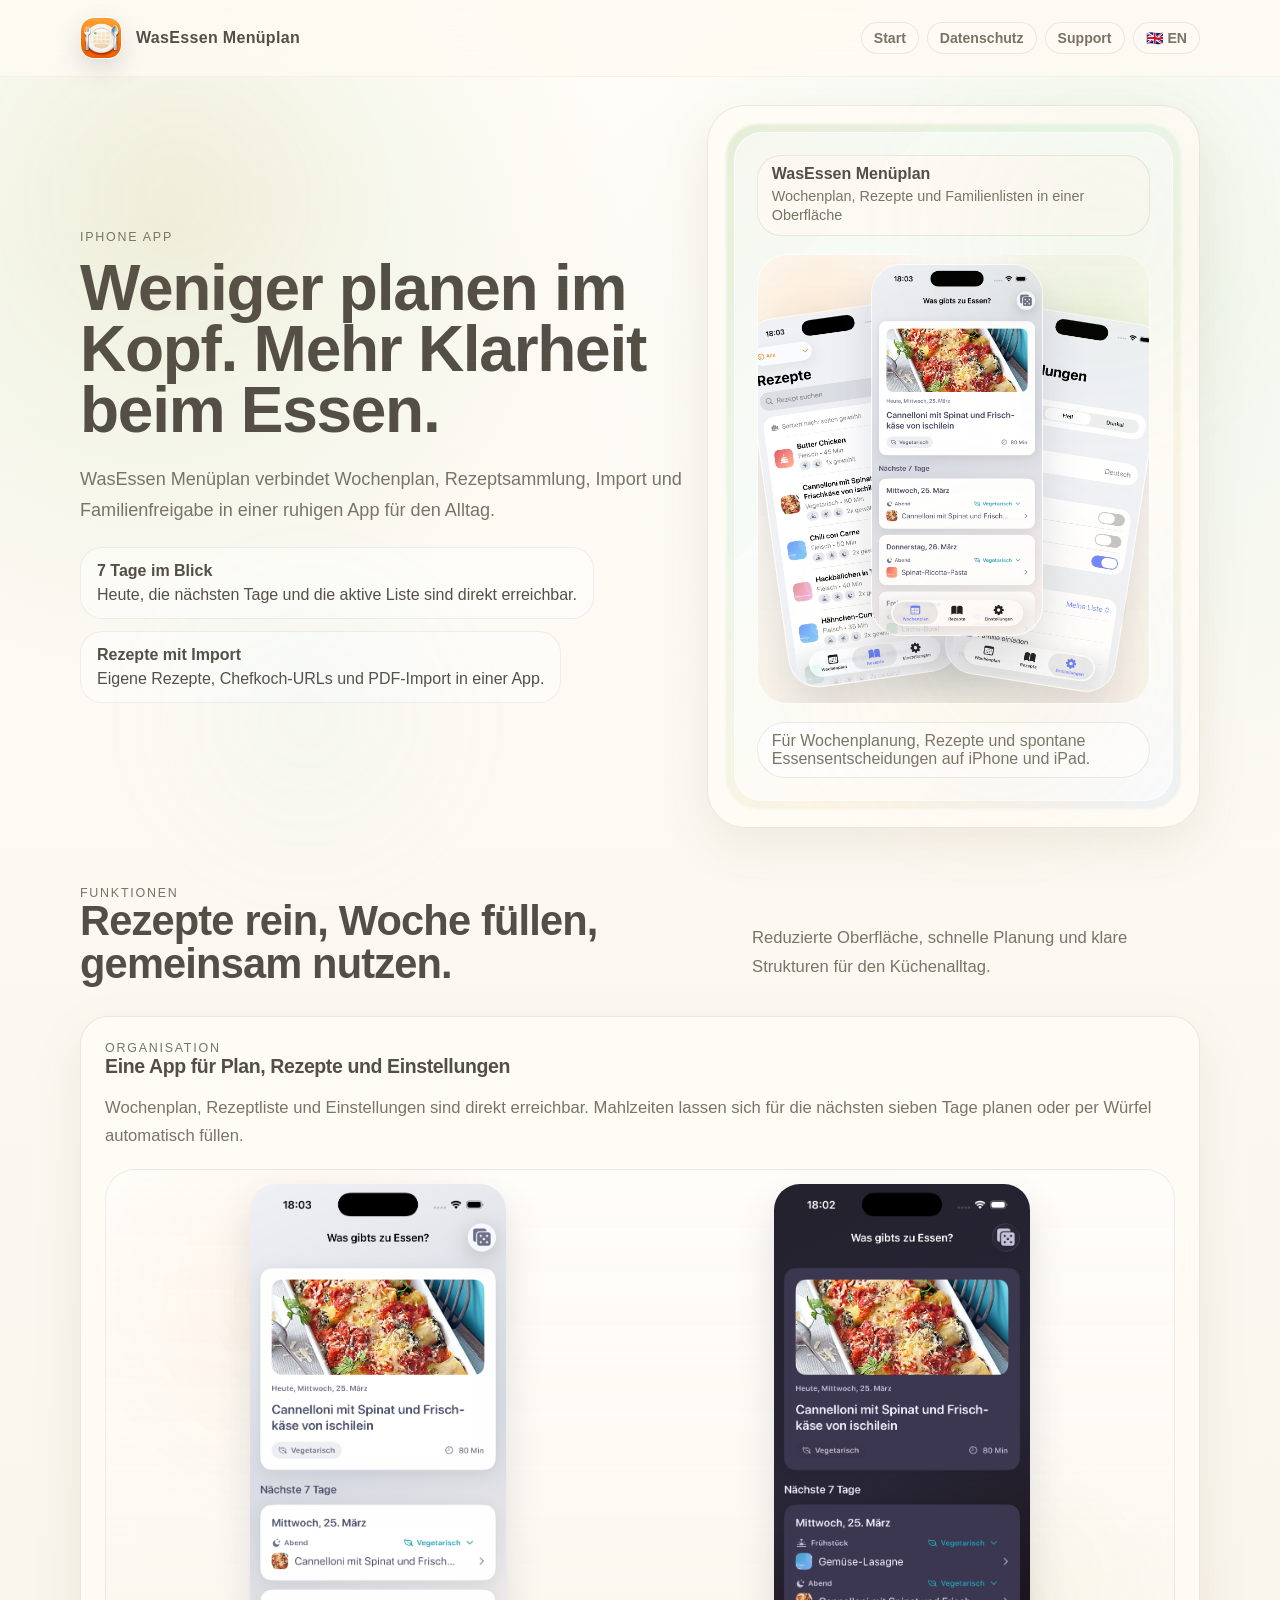
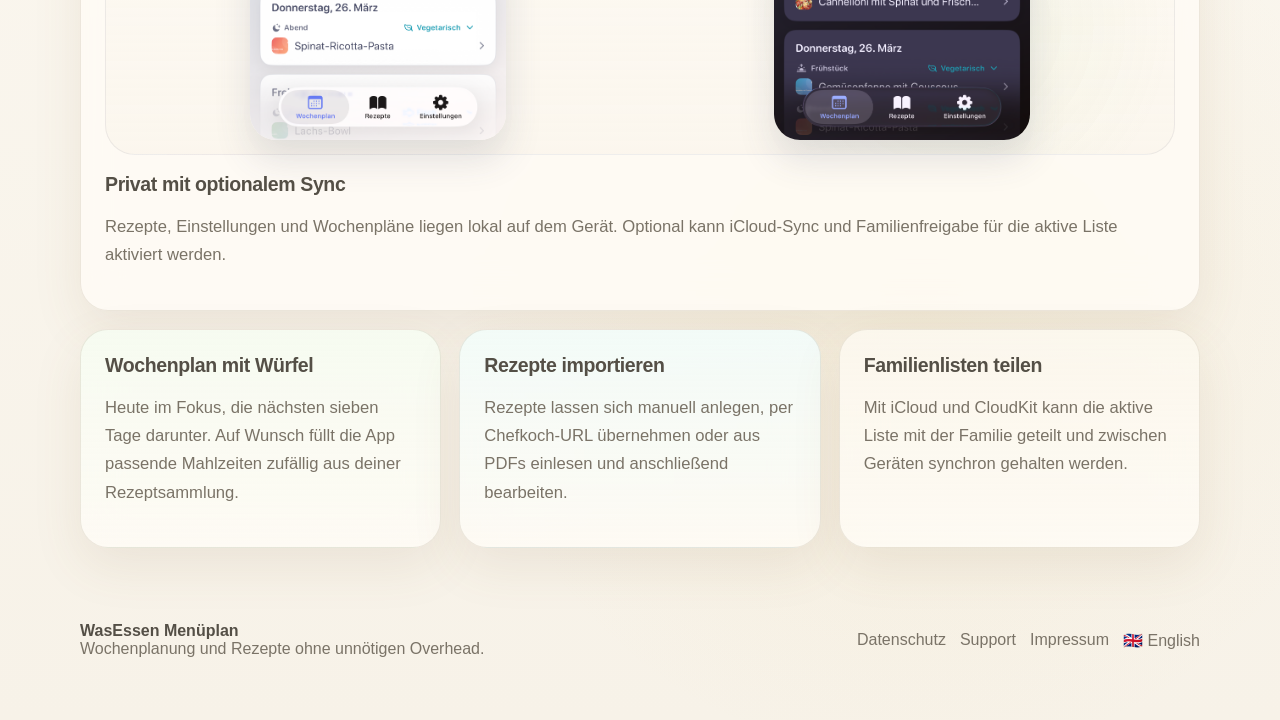
<file: index.html>
<!doctype html>
<html lang="de">
<head>
  <meta charset="utf-8">
  <meta name="viewport" content="width=device-width, initial-scale=1">
  <title>WasEssen Menüplan</title>
  <meta name="description" content="WasEssen Menüplan bündelt Wochenplan, Rezepte, Import und Familienfreigabe in einer ruhigen iPhone-App für den Essensalltag.">
  <link rel="stylesheet" href="styles.css">
  <link rel="stylesheet" href="refresh.css">
</head>
<body>
  <header class="site-header">
    <div class="shell">
      <a class="brand" href="index.html" aria-label="WasEssen Menüplan Startseite">
        <img class="brand-logo" src="assets/AppLogo.png" alt="WasEssen Menüplan Logo">
        <span>WasEssen Menüplan</span>
      </a>
      <nav class="nav" aria-label="Hauptnavigation">
        <a href="index.html">Start</a>
        <a href="privacy.html">Datenschutz</a>
        <a href="support.html">Support</a>
        <a href="en/index.html" lang="en">🇬🇧 EN</a>
      </nav>
    </div>
  </header>

  <main>
    <section class="hero">
      <div class="shell hero-grid">
        <div class="hero-copy">
          <div class="eyebrow">iPhone App</div>
          <h1>Weniger planen im Kopf. Mehr Klarheit beim Essen.</h1>
          <p class="lead">
            WasEssen Menüplan verbindet Wochenplan, Rezeptsammlung, Import und Familienfreigabe in einer ruhigen App für den Alltag.
          </p>
          <div class="stat-row">
            <div class="stat">
              <strong>7 Tage im Blick</strong>
              Heute, die nächsten Tage und die aktive Liste sind direkt erreichbar.
            </div>
            <div class="stat">
              <strong>Rezepte mit Import</strong>
              Eigene Rezepte, Chefkoch-URLs und PDF-Import in einer App.
            </div>
          </div>
        </div>

        <div class="hero-art">
          <div class="hero-panel">
            <div class="pill pill-stack"><strong>WasEssen Menüplan</strong><span>Wochenplan, Rezepte und Familienlisten in einer Oberfläche</span></div>
            <div class="shot-stage shot-stage--wasessen">
              <img class="store-shot store-shot--back" src="assets/Rezepte_Light.png" alt="Rezepte-Ansicht von WasEssen Menüplan">
              <img class="store-shot store-shot--front" src="assets/Home_Light.png" alt="Startseite von WasEssen Menüplan">
              <img class="store-shot store-shot--side" src="assets/Einstellungen_Light.png" alt="Einstellungen von WasEssen Menüplan">
            </div>
            <div class="tag">Für Wochenplanung, Rezepte und spontane Essensentscheidungen auf iPhone und iPad.</div>
          </div>
        </div>
      </div>
    </section>

    <section>
      <div class="shell">
        <div class="section-head">
          <div>
            <div class="mini-title">Funktionen</div>
            <h2>Rezepte rein, Woche füllen, gemeinsam nutzen.</h2>
          </div>
          <p class="section-copy">Reduzierte Oberfläche, schnelle Planung und klare Strukturen für den Küchenalltag.</p>
        </div>

        <div class="card-grid">
          <article class="card span-12 screenshot-card">
            <div class="mini-title">Organisation</div>
            <h3>Eine App für Plan, Rezepte und Einstellungen</h3>
            <p>Wochenplan, Rezeptliste und Einstellungen sind direkt erreichbar. Mahlzeiten lassen sich für die nächsten sieben Tage planen oder per Würfel automatisch füllen.</p>
            <div class="image-frame image-frame--tall">
              <div class="screen-pair">
                <img src="assets/Home_Light.png" alt="WasEssen Menüplan Startseite in der hellen Darstellung">
                <img src="assets/Home_Dark.png" alt="WasEssen Menüplan Startseite in der dunklen Darstellung">
              </div>
            </div>
            <h3 style="margin-top:18px;">Privat mit optionalem Sync</h3>
            <p>Rezepte, Einstellungen und Wochenpläne liegen lokal auf dem Gerät. Optional kann iCloud-Sync und Familienfreigabe für die aktive Liste aktiviert werden.</p>
          </article>

          <article class="card span-4">
            <h3>Wochenplan mit Würfel</h3>
            <p>Heute im Fokus, die nächsten sieben Tage darunter. Auf Wunsch füllt die App passende Mahlzeiten zufällig aus deiner Rezeptsammlung.</p>
          </article>

          <article class="card span-4">
            <h3>Rezepte importieren</h3>
            <p>Rezepte lassen sich manuell anlegen, per Chefkoch-URL übernehmen oder aus PDFs einlesen und anschließend bearbeiten.</p>
          </article>

          <article class="card span-4">
            <h3>Familienlisten teilen</h3>
            <p>Mit iCloud und CloudKit kann die aktive Liste mit der Familie geteilt und zwischen Geräten synchron gehalten werden.</p>
          </article>
        </div>
      </div>
    </section>

  </main>

  <footer class="footer">
    <div class="shell footer-inner">
      <div>
        <strong>WasEssen Menüplan</strong><br>
        <span style="color:var(--muted);">Wochenplanung und Rezepte ohne unnötigen Overhead.</span>
      </div>
      <div class="footer-links">
        <a href="privacy.html">Datenschutz</a>
        <a href="support.html">Support</a>
        <a href="impressum.html">Impressum</a>
        <a href="en/index.html" lang="en">🇬🇧 English</a>
      </div>
    </div>
  </footer>
</body>
</html>
</file>
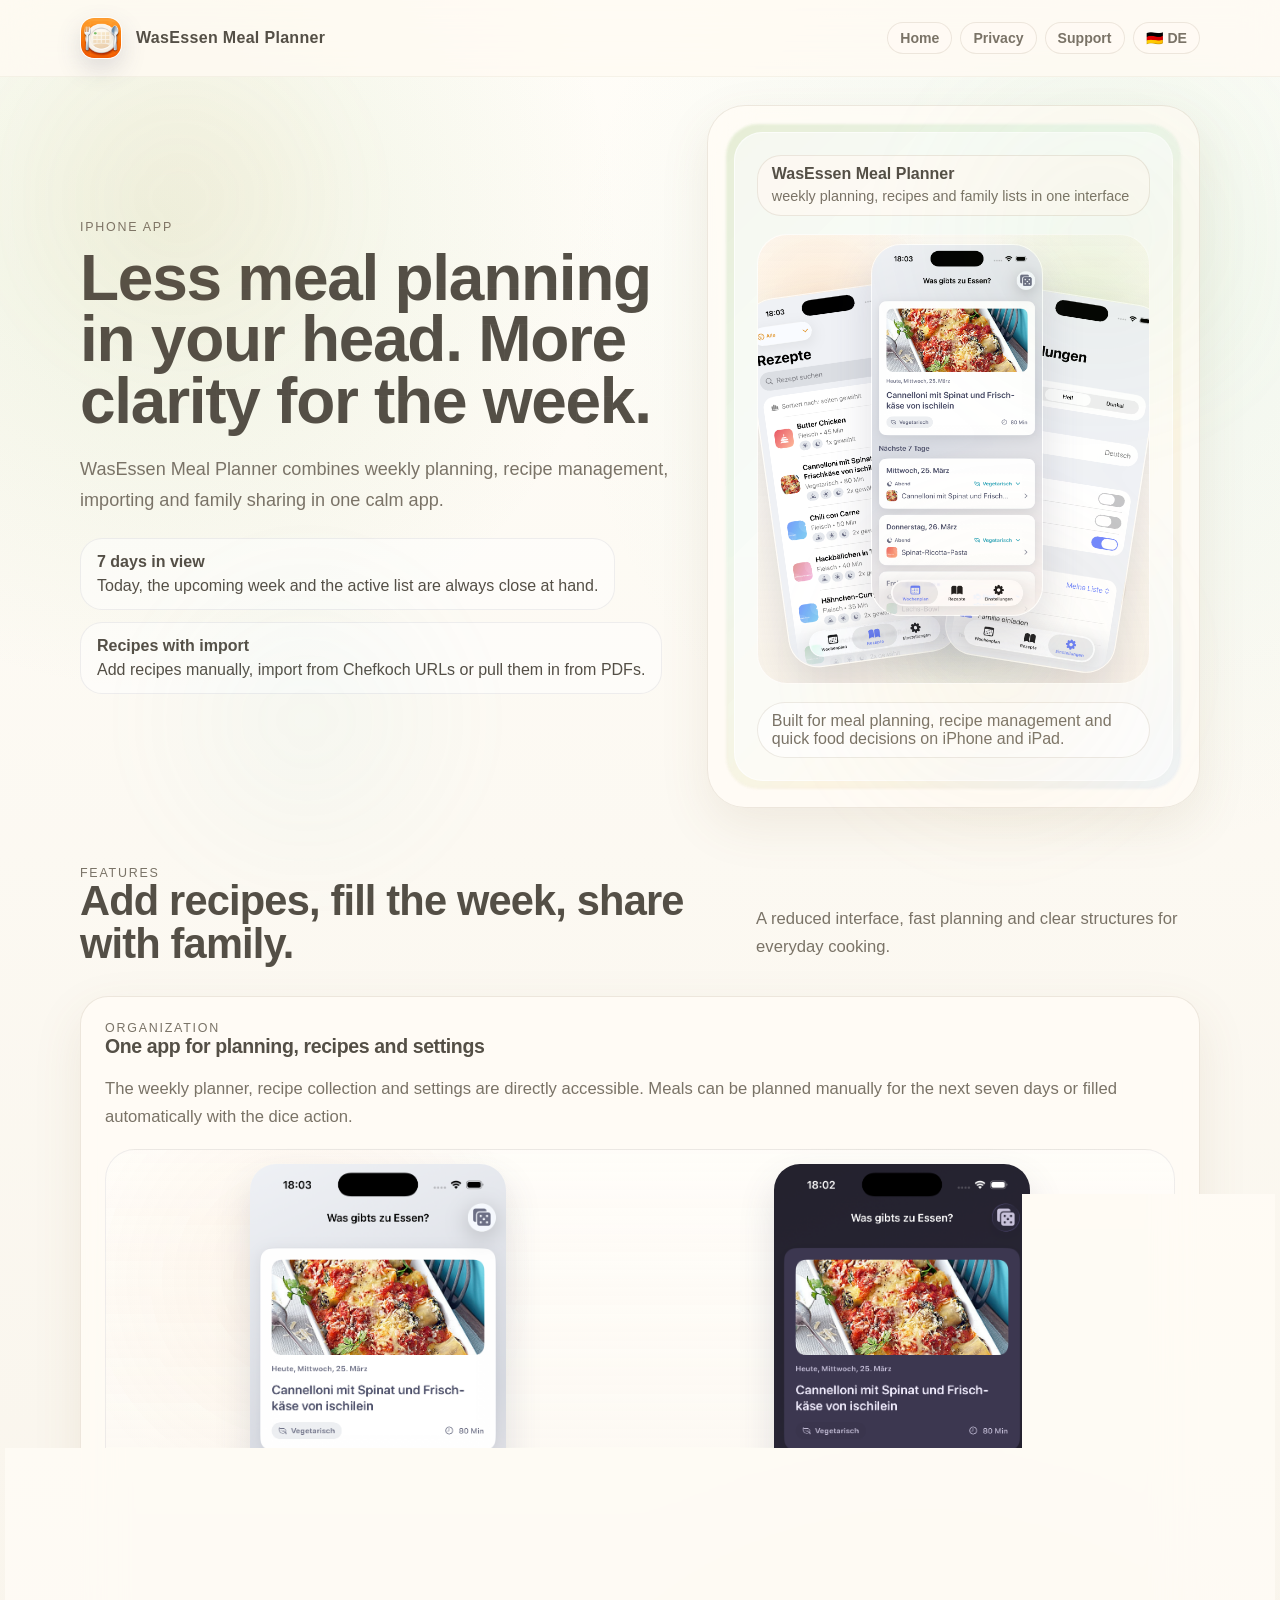
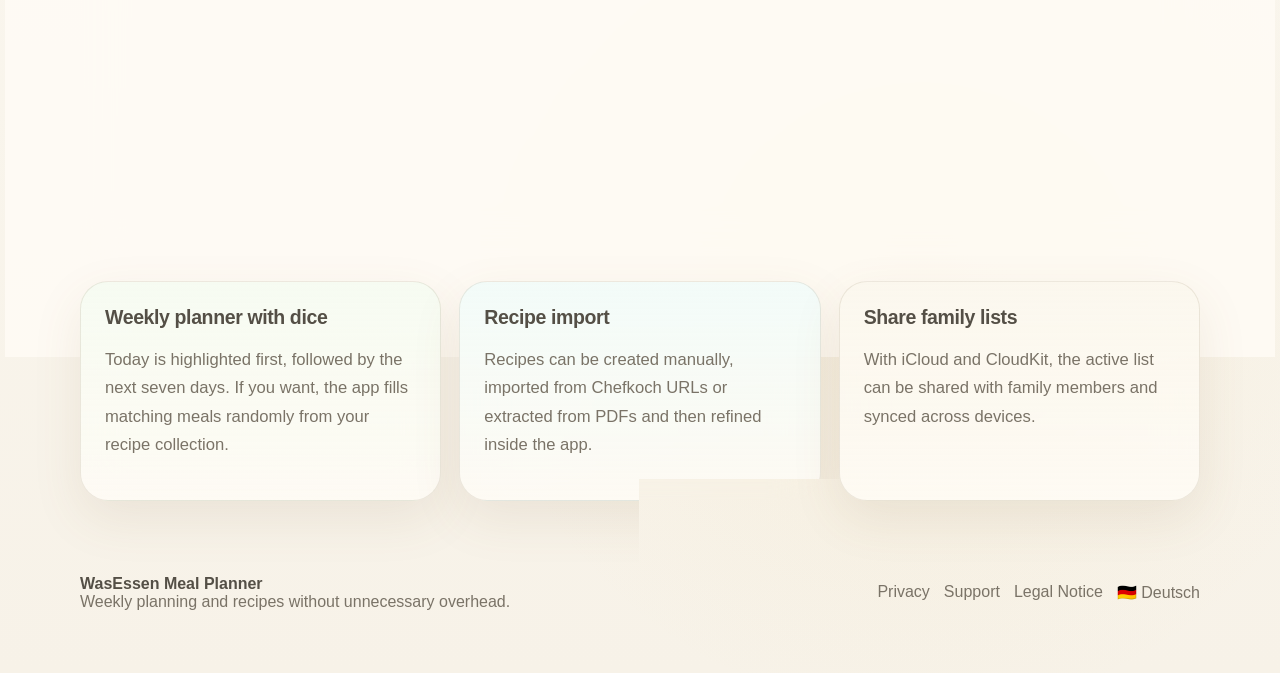
<file: en/index.html>
<!doctype html>
<html lang="en">
<head>
  <meta charset="utf-8">
  <meta name="viewport" content="width=device-width, initial-scale=1">
  <title>WasEssen Meal Planner</title>
  <meta name="description" content="WasEssen Meal Planner combines weekly planning, recipes, import and family sharing in a calm iPhone app for everyday meals.">
  <link rel="stylesheet" href="../styles.css">
  <link rel="stylesheet" href="../refresh.css">
</head>
<body>
  <header class="site-header">
    <div class="shell">
      <a class="brand" href="index.html" aria-label="WasEssen Meal Planner homepage">
        <img class="brand-logo" src="../assets/AppLogo.png" alt="WasEssen Meal Planner logo">
        <span>WasEssen Meal Planner</span>
      </a>
      <nav class="nav" aria-label="Main navigation">
        <a href="index.html">Home</a>
        <a href="privacy.html">Privacy</a>
        <a href="support.html">Support</a>
        <a href="../index.html" lang="de">🇩🇪 DE</a>
      </nav>
    </div>
  </header>

  <main>
    <section class="hero">
      <div class="shell hero-grid">
        <div class="hero-copy">
          <div class="eyebrow">iPhone App</div>
          <h1>Less meal planning in your head. More clarity for the week.</h1>
          <p class="lead">
            WasEssen Meal Planner combines weekly planning, recipe management, importing and family sharing in one calm app.
          </p>
          <div class="stat-row">
            <div class="stat">
              <strong>7 days in view</strong>
              Today, the upcoming week and the active list are always close at hand.
            </div>
            <div class="stat">
              <strong>Recipes with import</strong>
              Add recipes manually, import from Chefkoch URLs or pull them in from PDFs.
            </div>
          </div>
        </div>

        <div class="hero-art">
          <div class="hero-panel">
            <div class="pill pill-stack"><strong>WasEssen Meal Planner</strong><span>weekly planning, recipes and family lists in one interface</span></div>
            <div class="shot-stage shot-stage--wasessen">
              <img class="store-shot store-shot--back" src="../assets/Rezepte_Light.png" alt="Recipe list view of WasEssen Meal Planner">
              <img class="store-shot store-shot--front" src="../assets/Home_Light.png" alt="Home screen of WasEssen Meal Planner">
              <img class="store-shot store-shot--side" src="../assets/Einstellungen_Light.png" alt="Settings view of WasEssen Meal Planner">
            </div>
            <div class="tag">Built for meal planning, recipe management and quick food decisions on iPhone and iPad.</div>
          </div>
        </div>
      </div>
    </section>

    <section>
      <div class="shell">
        <div class="section-head">
          <div>
            <div class="mini-title">Features</div>
            <h2>Add recipes, fill the week, share with family.</h2>
          </div>
          <p class="section-copy">A reduced interface, fast planning and clear structures for everyday cooking.</p>
        </div>

        <div class="card-grid">
          <article class="card span-12 screenshot-card">
            <div class="mini-title">Organization</div>
            <h3>One app for planning, recipes and settings</h3>
            <p>The weekly planner, recipe collection and settings are directly accessible. Meals can be planned manually for the next seven days or filled automatically with the dice action.</p>
            <div class="image-frame image-frame--tall">
              <div class="screen-pair">
                <img src="../assets/Home_Light.png" alt="WasEssen Meal Planner home screen in light appearance">
                <img src="../assets/Home_Dark.png" alt="WasEssen Meal Planner home screen in dark appearance">
              </div>
            </div>
            <h3 style="margin-top:18px;">Private with optional sync</h3>
            <p>Recipes, settings and weekly plans live on the device. iCloud sync and family sharing for the active list can be enabled optionally.</p>
          </article>

          <article class="card span-4">
            <h3>Weekly planner with dice</h3>
            <p>Today is highlighted first, followed by the next seven days. If you want, the app fills matching meals randomly from your recipe collection.</p>
          </article>

          <article class="card span-4">
            <h3>Recipe import</h3>
            <p>Recipes can be created manually, imported from Chefkoch URLs or extracted from PDFs and then refined inside the app.</p>
          </article>

          <article class="card span-4">
            <h3>Share family lists</h3>
            <p>With iCloud and CloudKit, the active list can be shared with family members and synced across devices.</p>
          </article>
        </div>
      </div>
    </section>

  </main>

  <footer class="footer">
    <div class="shell footer-inner">
      <div>
        <strong>WasEssen Meal Planner</strong><br>
        <span style="color:var(--muted);">Weekly planning and recipes without unnecessary overhead.</span>
      </div>
      <div class="footer-links">
        <a href="privacy.html">Privacy</a>
        <a href="support.html">Support</a>
        <a href="impressum.html">Legal Notice</a>
        <a href="../index.html" lang="de">🇩🇪 Deutsch</a>
      </div>
    </div>
  </footer>
</body>
</html>
</file>
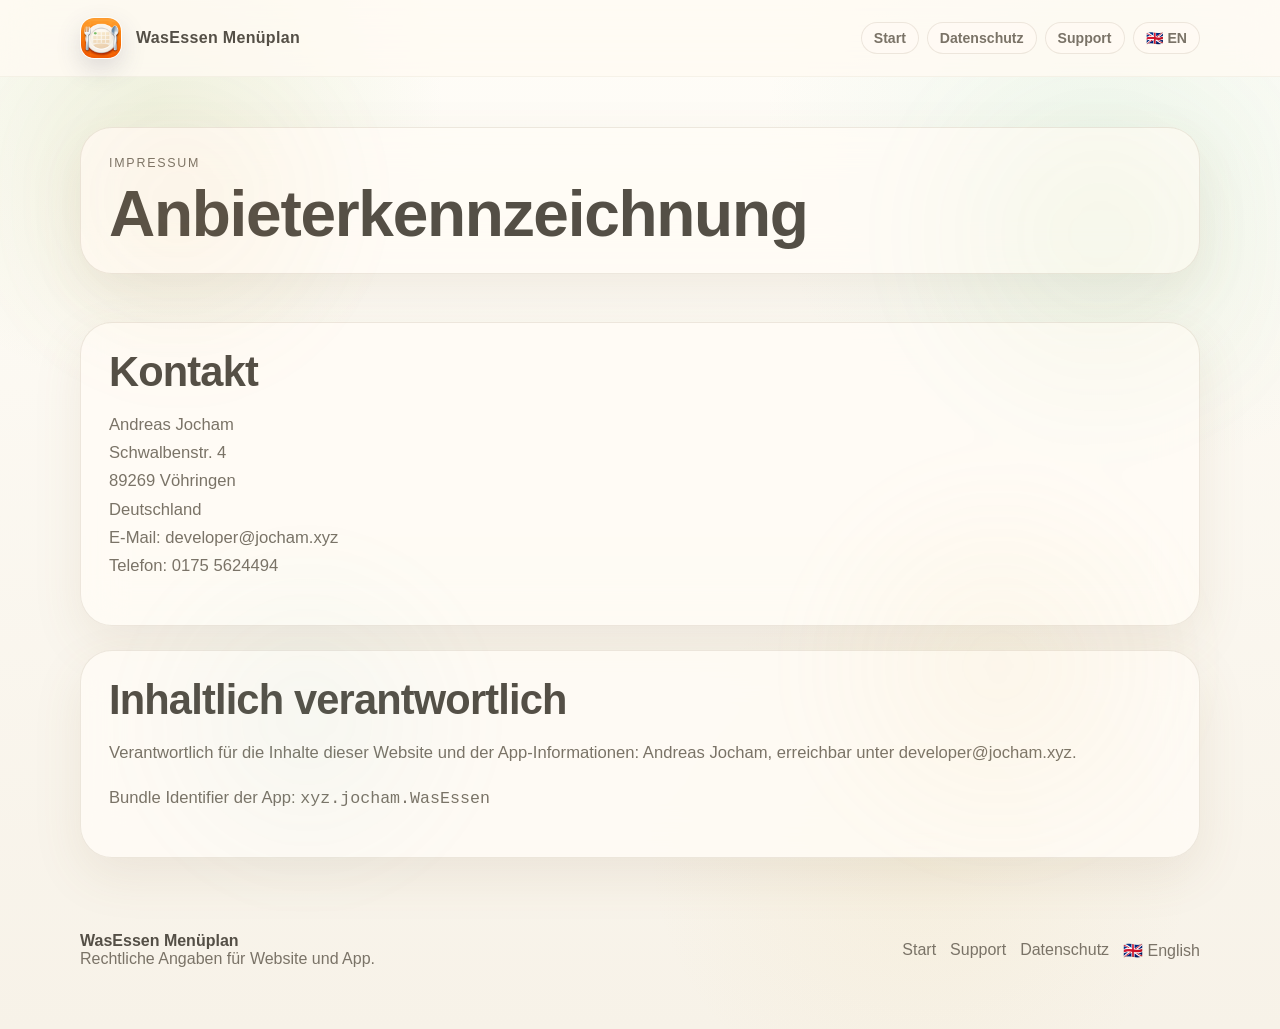
<file: impressum.html>
<!doctype html>
<html lang="de">
<head>
  <meta charset="utf-8">
  <meta name="viewport" content="width=device-width, initial-scale=1">
  <title>Impressum · WasEssen Menüplan</title>
  <meta name="description" content="Impressum für die Website und App WasEssen Menüplan.">
  <link rel="stylesheet" href="styles.css">
  <link rel="stylesheet" href="refresh.css">
</head>
<body>
  <header class="site-header">
    <div class="shell">
      <a class="brand" href="index.html" aria-label="WasEssen Menüplan Startseite">
        <img class="brand-logo" src="assets/AppLogo.png" alt="WasEssen Menüplan Logo">
        <span>WasEssen Menüplan</span>
      </a>
      <nav class="nav" aria-label="Navigation">
        <a href="index.html">Start</a>
        <a href="privacy.html">Datenschutz</a>
        <a href="support.html">Support</a>
        <a href="en/impressum.html" lang="en">🇬🇧 EN</a>
      </nav>
    </div>
  </header>

  <main>
    <section class="legal-hero">
      <div class="shell">
        <article class="legal-card">
          <div class="mini-title">Impressum</div>
          <h1>Anbieterkennzeichnung</h1>
        </article>
      </div>
    </section>

    <section>
      <div class="shell split">
        <article class="legal-card">
          <h2>Kontakt</h2>
          <p class="legal-copy">
            Andreas Jocham<br>
            Schwalbenstr. 4<br>
            89269 Vöhringen<br>
            Deutschland<br>
            E-Mail: <a href="mailto:developer@jocham.xyz">developer@jocham.xyz</a>
            <br>
            Telefon: <a href="tel:+491755624494">0175 5624494</a>
          </p>
        </article>

        <article class="legal-card">
          <h2>Inhaltlich verantwortlich</h2>
          <p class="legal-copy">
            Verantwortlich für die Inhalte dieser Website und der App-Informationen:
            Andreas Jocham, erreichbar unter <a href="mailto:developer@jocham.xyz">developer@jocham.xyz</a>.
          </p>
          <p class="legal-copy">
            Bundle Identifier der App: <code>xyz.jocham.WasEssen</code>
          </p>
        </article>
      </div>
    </section>
  </main>

  <footer class="footer">
    <div class="shell footer-inner">
      <div>
        <strong>WasEssen Menüplan</strong><br>
        <span style="color:var(--muted);">Rechtliche Angaben für Website und App.</span>
      </div>
      <div class="footer-links">
        <a href="index.html">Start</a>
        <a href="support.html">Support</a>
        <a href="privacy.html">Datenschutz</a>
        <a href="en/impressum.html" lang="en">🇬🇧 English</a>
      </div>
    </div>
  </footer>
</body>
</html>
</file>
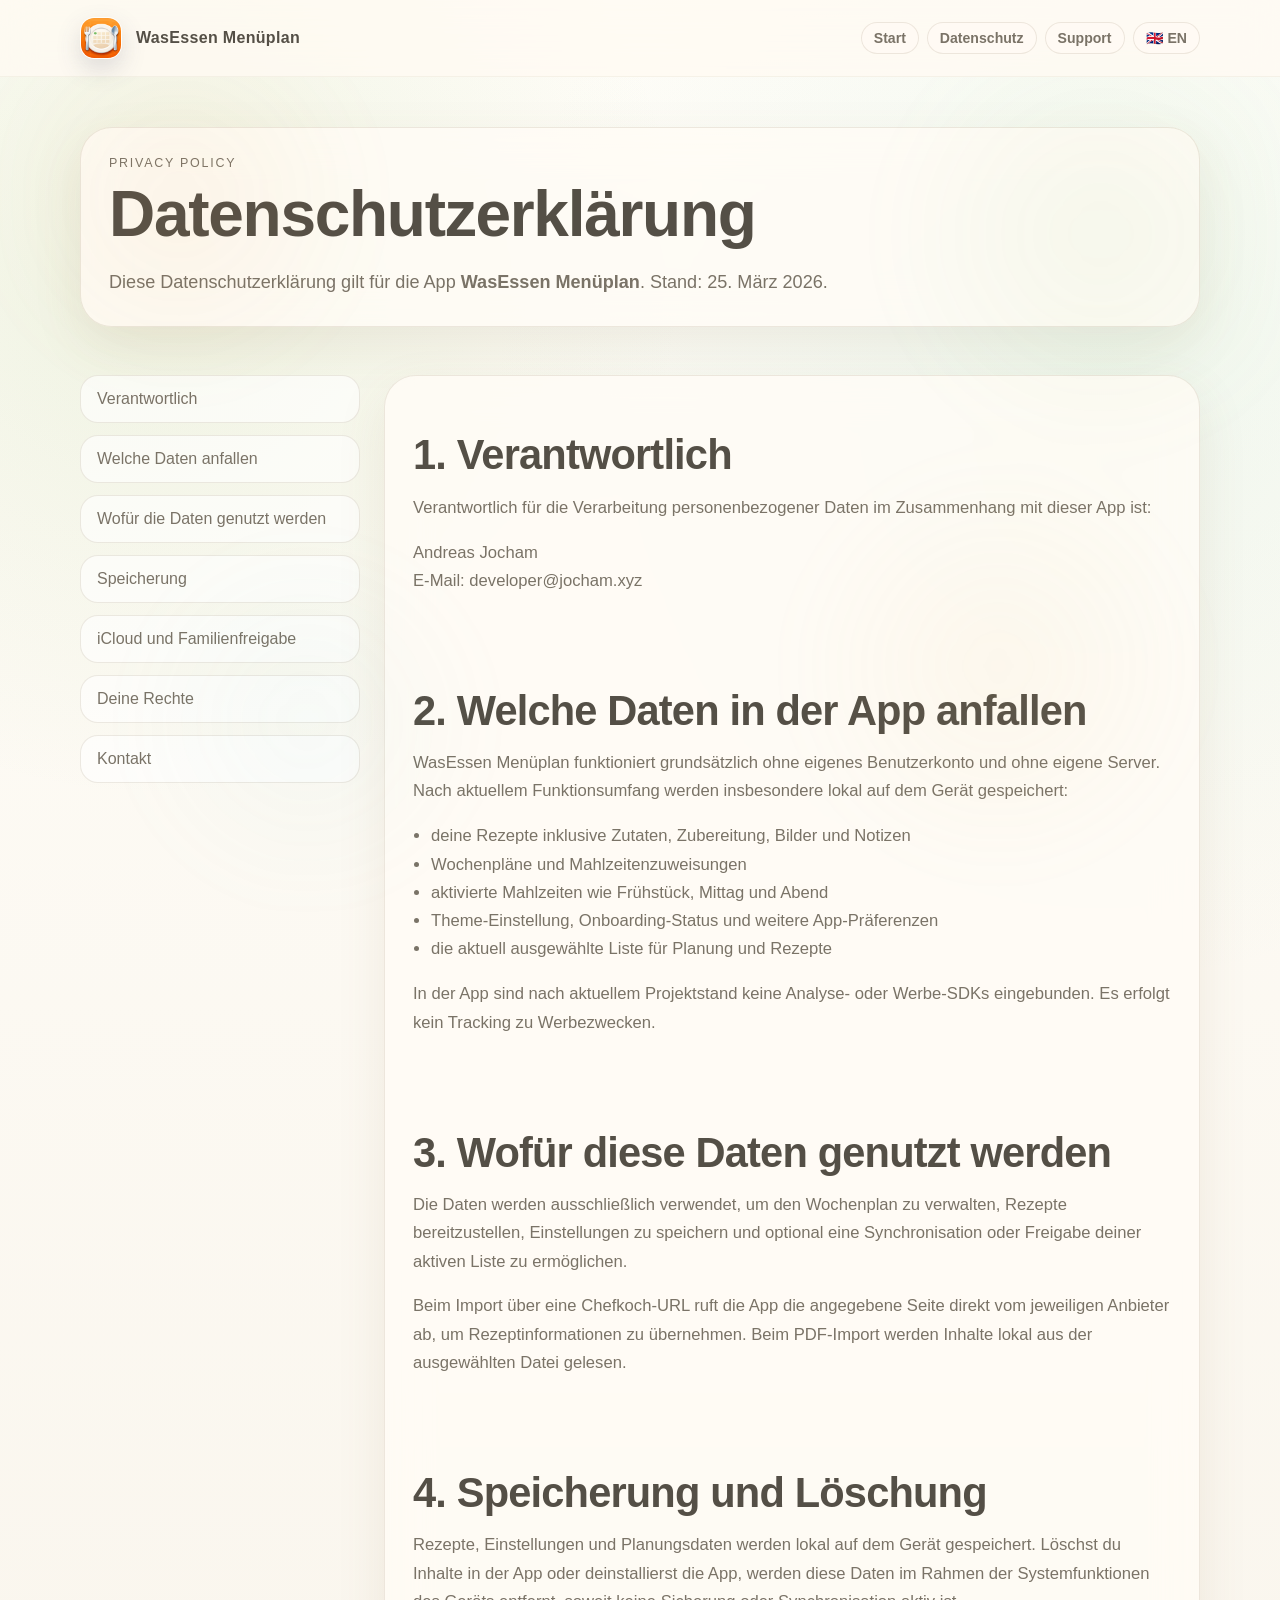
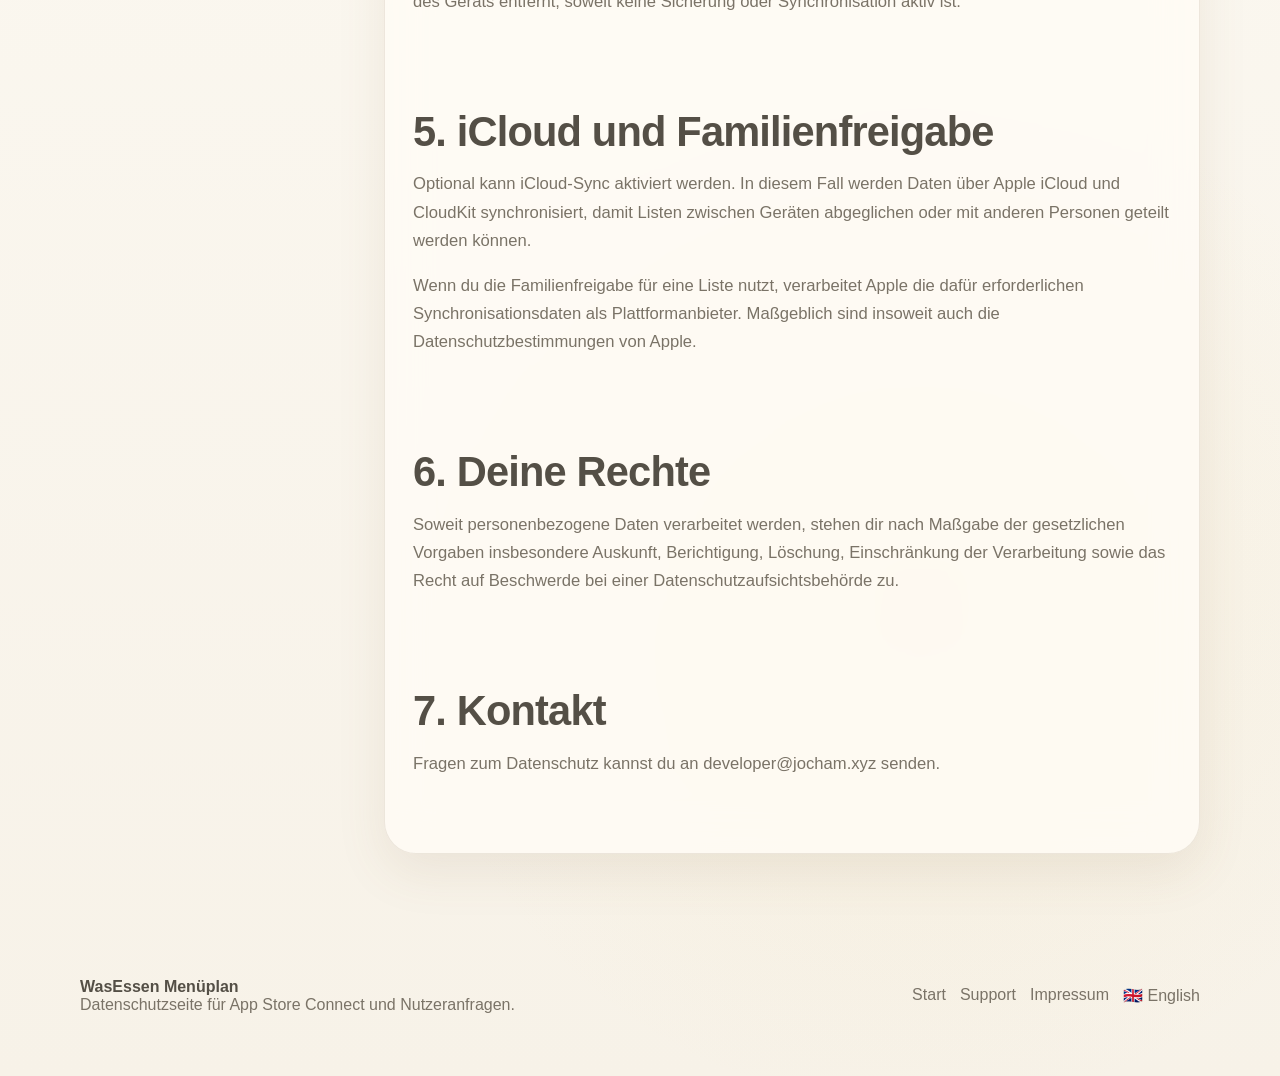
<file: privacy.html>
<!doctype html>
<html lang="de">
<head>
  <meta charset="utf-8">
  <meta name="viewport" content="width=device-width, initial-scale=1">
  <title>Datenschutz · WasEssen Menüplan</title>
  <meta name="description" content="Datenschutzerklärung für die App WasEssen Menüplan.">
  <link rel="stylesheet" href="styles.css">
  <link rel="stylesheet" href="refresh.css">
</head>
<body>
  <header class="site-header">
    <div class="shell">
      <a class="brand" href="index.html" aria-label="WasEssen Menüplan Startseite">
        <img class="brand-logo" src="assets/AppLogo.png" alt="WasEssen Menüplan Logo">
        <span>WasEssen Menüplan</span>
      </a>
      <nav class="nav" aria-label="Navigation">
        <a href="index.html">Start</a>
        <a href="privacy.html">Datenschutz</a>
        <a href="support.html">Support</a>
        <a href="en/privacy.html" lang="en">🇬🇧 EN</a>
      </nav>
    </div>
  </header>

  <main>
    <section class="legal-hero">
      <div class="shell">
        <article class="legal-card">
          <div class="mini-title">Privacy Policy</div>
          <h1>Datenschutzerklärung</h1>
          <p class="lead" style="max-width:760px;">
            Diese Datenschutzerklärung gilt für die App <strong>WasEssen Menüplan</strong>.
            Stand: 25. März 2026.
          </p>
        </article>
      </div>
    </section>

    <section>
      <div class="shell legal-layout">
        <nav class="legal-nav" aria-label="Abschnitte">
          <a href="#verantwortlich">Verantwortlich</a>
          <a href="#umfang">Welche Daten anfallen</a>
          <a href="#zwecke">Wofür die Daten genutzt werden</a>
          <a href="#speicherung">Speicherung</a>
          <a href="#cloud">iCloud und Familienfreigabe</a>
          <a href="#rechte">Deine Rechte</a>
          <a href="#kontakt">Kontakt</a>
        </nav>

        <article class="legal-card">
          <section class="legal-section" id="verantwortlich">
            <h2>1. Verantwortlich</h2>
            <p class="legal-copy">
              Verantwortlich für die Verarbeitung personenbezogener Daten im Zusammenhang mit dieser App ist:
            </p>
            <p class="legal-copy">
              Andreas Jocham<br>
              E-Mail: <a href="mailto:developer@jocham.xyz">developer@jocham.xyz</a>
            </p>
          </section>

          <section class="legal-section" id="umfang">
            <h2>2. Welche Daten in der App anfallen</h2>
            <p class="legal-copy">
              WasEssen Menüplan funktioniert grundsätzlich ohne eigenes Benutzerkonto und ohne eigene Server.
              Nach aktuellem Funktionsumfang werden insbesondere lokal auf dem Gerät gespeichert:
            </p>
            <ul class="legal-list">
              <li>deine Rezepte inklusive Zutaten, Zubereitung, Bilder und Notizen</li>
              <li>Wochenpläne und Mahlzeitenzuweisungen</li>
              <li>aktivierte Mahlzeiten wie Frühstück, Mittag und Abend</li>
              <li>Theme-Einstellung, Onboarding-Status und weitere App-Präferenzen</li>
              <li>die aktuell ausgewählte Liste für Planung und Rezepte</li>
            </ul>
            <p class="legal-copy">
              In der App sind nach aktuellem Projektstand keine Analyse- oder Werbe-SDKs eingebunden.
              Es erfolgt kein Tracking zu Werbezwecken.
            </p>
          </section>

          <section class="legal-section" id="zwecke">
            <h2>3. Wofür diese Daten genutzt werden</h2>
            <p class="legal-copy">
              Die Daten werden ausschließlich verwendet, um den Wochenplan zu verwalten, Rezepte bereitzustellen, Einstellungen zu speichern und optional eine Synchronisation oder Freigabe deiner aktiven Liste zu ermöglichen.
            </p>
            <p class="legal-copy">
              Beim Import über eine Chefkoch-URL ruft die App die angegebene Seite direkt vom jeweiligen Anbieter ab, um Rezeptinformationen zu übernehmen.
              Beim PDF-Import werden Inhalte lokal aus der ausgewählten Datei gelesen.
            </p>
          </section>

          <section class="legal-section" id="speicherung">
            <h2>4. Speicherung und Löschung</h2>
            <p class="legal-copy">
              Rezepte, Einstellungen und Planungsdaten werden lokal auf dem Gerät gespeichert.
              Löschst du Inhalte in der App oder deinstallierst die App, werden diese Daten im Rahmen der Systemfunktionen des Geräts entfernt, soweit keine Sicherung oder Synchronisation aktiv ist.
            </p>
          </section>

          <section class="legal-section" id="cloud">
            <h2>5. iCloud und Familienfreigabe</h2>
            <p class="legal-copy">
              Optional kann iCloud-Sync aktiviert werden.
              In diesem Fall werden Daten über Apple iCloud und CloudKit synchronisiert, damit Listen zwischen Geräten abgeglichen oder mit anderen Personen geteilt werden können.
            </p>
            <p class="legal-copy">
              Wenn du die Familienfreigabe für eine Liste nutzt, verarbeitet Apple die dafür erforderlichen Synchronisationsdaten als Plattformanbieter.
              Maßgeblich sind insoweit auch die Datenschutzbestimmungen von Apple.
            </p>
          </section>

          <section class="legal-section" id="rechte">
            <h2>6. Deine Rechte</h2>
            <p class="legal-copy">
              Soweit personenbezogene Daten verarbeitet werden, stehen dir nach Maßgabe der gesetzlichen Vorgaben insbesondere Auskunft, Berichtigung, Löschung, Einschränkung der Verarbeitung sowie das Recht auf Beschwerde bei einer Datenschutzaufsichtsbehörde zu.
            </p>
          </section>

          <section class="legal-section" id="kontakt">
            <h2>7. Kontakt</h2>
            <p class="legal-copy">
              Fragen zum Datenschutz kannst du an <a href="mailto:developer@jocham.xyz">developer@jocham.xyz</a> senden.
            </p>
          </section>
        </article>
      </div>
    </section>
  </main>

  <footer class="footer">
    <div class="shell footer-inner">
      <div>
        <strong>WasEssen Menüplan</strong><br>
        <span style="color:var(--muted);">Datenschutzseite für App Store Connect und Nutzeranfragen.</span>
      </div>
      <div class="footer-links">
        <a href="index.html">Start</a>
        <a href="support.html">Support</a>
        <a href="impressum.html">Impressum</a>
        <a href="en/privacy.html" lang="en">🇬🇧 English</a>
      </div>
    </div>
  </footer>
</body>
</html>
</file>
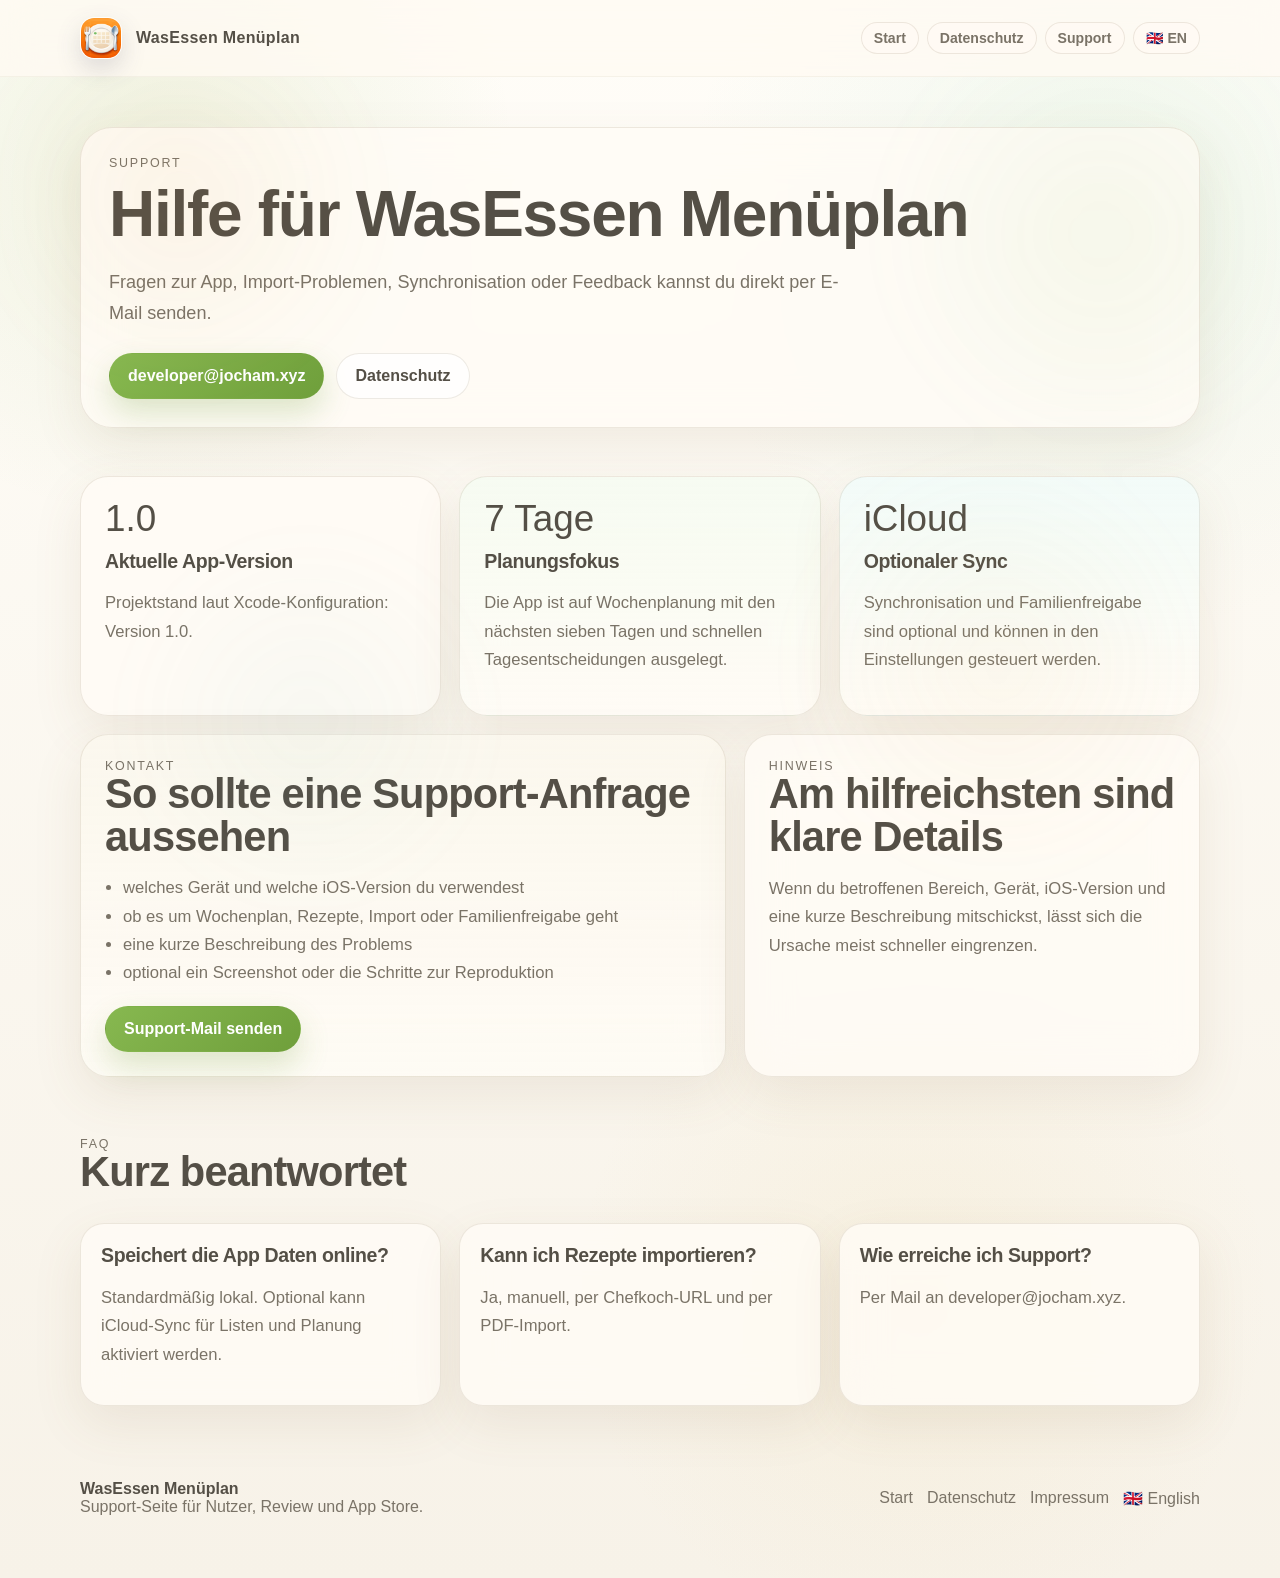
<file: support.html>
<!doctype html>
<html lang="de">
<head>
  <meta charset="utf-8">
  <meta name="viewport" content="width=device-width, initial-scale=1">
  <title>Support · WasEssen Menüplan</title>
  <meta name="description" content="Support-Seite für die App WasEssen Menüplan.">
  <link rel="stylesheet" href="styles.css">
  <link rel="stylesheet" href="refresh.css">
</head>
<body>
  <header class="site-header">
    <div class="shell">
      <a class="brand" href="index.html" aria-label="WasEssen Menüplan Startseite">
        <img class="brand-logo" src="assets/AppLogo.png" alt="WasEssen Menüplan Logo">
        <span>WasEssen Menüplan</span>
      </a>
      <nav class="nav" aria-label="Navigation">
        <a href="index.html">Start</a>
        <a href="privacy.html">Datenschutz</a>
        <a href="support.html">Support</a>
        <a href="en/support.html" lang="en">🇬🇧 EN</a>
      </nav>
    </div>
  </header>

  <main>
    <section class="legal-hero">
      <div class="shell">
        <article class="legal-card">
          <div class="mini-title">Support</div>
          <h1>Hilfe für WasEssen Menüplan</h1>
          <p class="lead" style="max-width:760px;">
            Fragen zur App, Import-Problemen, Synchronisation oder Feedback kannst du direkt per E-Mail senden.
          </p>
          <div class="button-row" style="margin-top:24px;">
            <a class="button primary" href="mailto:developer@jocham.xyz">developer@jocham.xyz</a>
            <a class="button secondary" href="privacy.html">Datenschutz</a>
          </div>
        </article>
      </div>
    </section>

    <section>
      <div class="shell card-grid">
        <article class="card span-4">
          <div class="metric">1.0</div>
          <h3>Aktuelle App-Version</h3>
          <p>Projektstand laut Xcode-Konfiguration: Version 1.0.</p>
        </article>

        <article class="card span-4">
          <div class="metric">7 Tage</div>
          <h3>Planungsfokus</h3>
          <p>Die App ist auf Wochenplanung mit den nächsten sieben Tagen und schnellen Tagesentscheidungen ausgelegt.</p>
        </article>

        <article class="card span-4">
          <div class="metric">iCloud</div>
          <h3>Optionaler Sync</h3>
          <p>Synchronisation und Familienfreigabe sind optional und können in den Einstellungen gesteuert werden.</p>
        </article>

        <article class="card span-7">
          <div class="mini-title">Kontakt</div>
          <h2>So sollte eine Support-Anfrage aussehen</h2>
          <ul class="legal-list">
            <li>welches Gerät und welche iOS-Version du verwendest</li>
            <li>ob es um Wochenplan, Rezepte, Import oder Familienfreigabe geht</li>
            <li>eine kurze Beschreibung des Problems</li>
            <li>optional ein Screenshot oder die Schritte zur Reproduktion</li>
          </ul>
          <div class="link-row" style="margin-top:18px;">
            <a class="button primary" href="mailto:developer@jocham.xyz?subject=WasEssen%20Men%C3%BCplan%20Support">Support-Mail senden</a>
          </div>
        </article>

        <article class="card span-5">
          <div class="mini-title">Hinweis</div>
          <h2>Am hilfreichsten sind klare Details</h2>
          <p>Wenn du betroffenen Bereich, Gerät, iOS-Version und eine kurze Beschreibung mitschickst, lässt sich die Ursache meist schneller eingrenzen.</p>
        </article>
      </div>
    </section>

    <section>
      <div class="shell">
        <div class="section-head">
          <div>
            <div class="mini-title">FAQ</div>
            <h2>Kurz beantwortet</h2>
          </div>
        </div>
        <div class="card-grid">
          <article class="faq-item span-4">
            <h3>Speichert die App Daten online?</h3>
            <p>Standardmäßig lokal. Optional kann iCloud-Sync für Listen und Planung aktiviert werden.</p>
          </article>
          <article class="faq-item span-4">
            <h3>Kann ich Rezepte importieren?</h3>
            <p>Ja, manuell, per Chefkoch-URL und per PDF-Import.</p>
          </article>
          <article class="faq-item span-4">
            <h3>Wie erreiche ich Support?</h3>
            <p>Per Mail an <a href="mailto:developer@jocham.xyz">developer@jocham.xyz</a>.</p>
          </article>
        </div>
      </div>
    </section>
  </main>

  <footer class="footer">
    <div class="shell footer-inner">
      <div>
        <strong>WasEssen Menüplan</strong><br>
        <span style="color:var(--muted);">Support-Seite für Nutzer, Review und App Store.</span>
      </div>
      <div class="footer-links">
        <a href="index.html">Start</a>
        <a href="privacy.html">Datenschutz</a>
        <a href="impressum.html">Impressum</a>
        <a href="en/support.html" lang="en">🇬🇧 English</a>
      </div>
    </div>
  </footer>
</body>
</html>
</file>
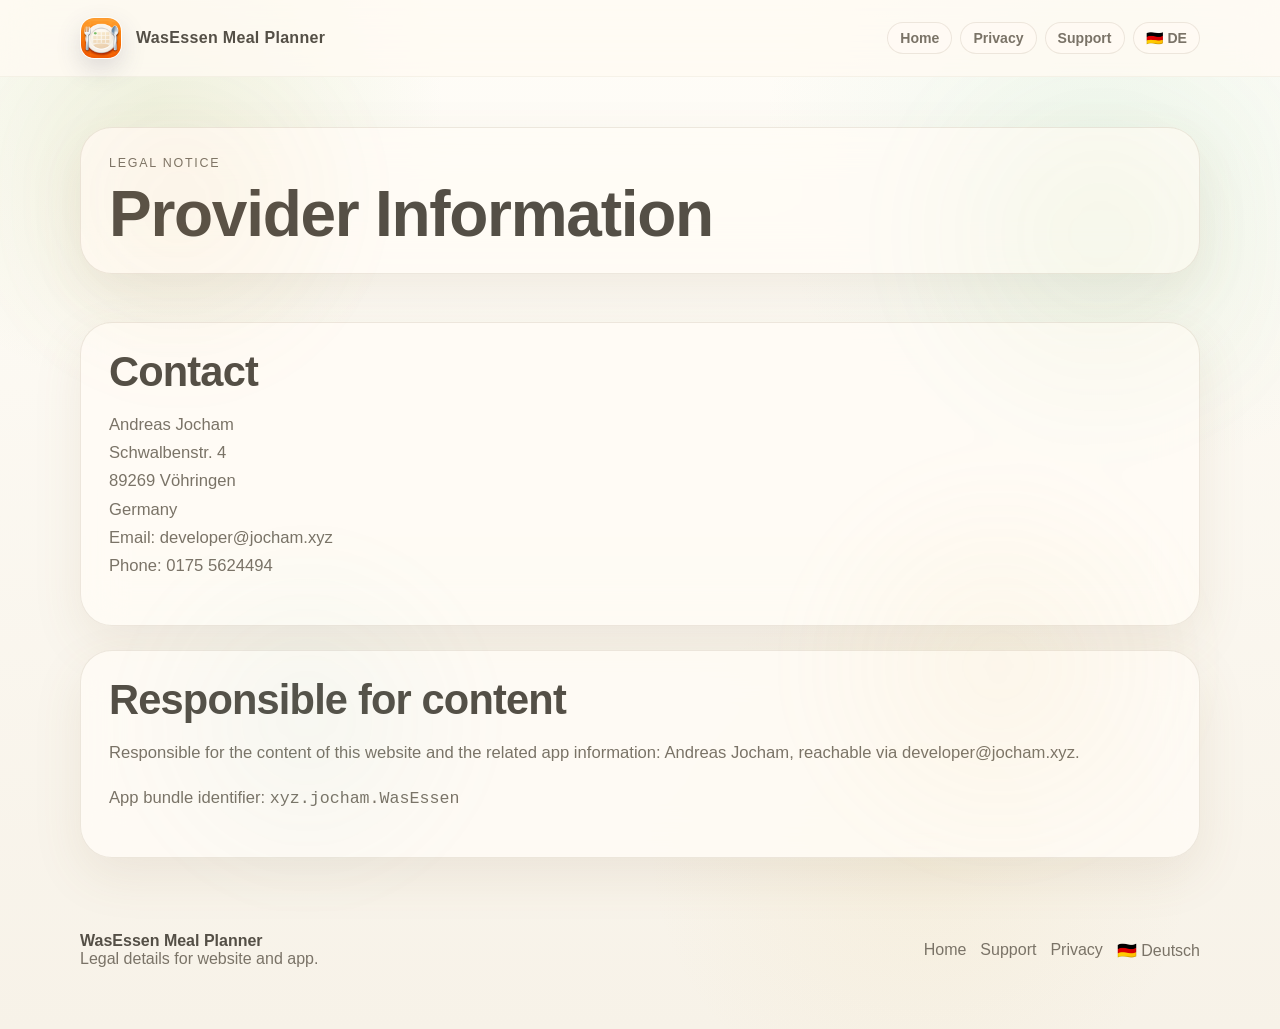
<file: en/impressum.html>
<!doctype html>
<html lang="en">
<head>
  <meta charset="utf-8">
  <meta name="viewport" content="width=device-width, initial-scale=1">
  <title>Legal Notice · WasEssen Meal Planner</title>
  <meta name="description" content="Legal notice for the WasEssen Meal Planner website and app.">
  <link rel="stylesheet" href="../styles.css">
  <link rel="stylesheet" href="../refresh.css">
</head>
<body>
  <header class="site-header">
    <div class="shell">
      <a class="brand" href="index.html" aria-label="WasEssen Meal Planner homepage">
        <img class="brand-logo" src="../assets/AppLogo.png" alt="WasEssen Meal Planner logo">
        <span>WasEssen Meal Planner</span>
      </a>
      <nav class="nav" aria-label="Navigation">
        <a href="index.html">Home</a>
        <a href="privacy.html">Privacy</a>
        <a href="support.html">Support</a>
        <a href="../impressum.html" lang="de">🇩🇪 DE</a>
      </nav>
    </div>
  </header>

  <main>
    <section class="legal-hero">
      <div class="shell">
        <article class="legal-card">
          <div class="mini-title">Legal Notice</div>
          <h1>Provider Information</h1>
        </article>
      </div>
    </section>

    <section>
      <div class="shell split">
        <article class="legal-card">
          <h2>Contact</h2>
          <p class="legal-copy">
            Andreas Jocham<br>
            Schwalbenstr. 4<br>
            89269 Vöhringen<br>
            Germany<br>
            Email: <a href="mailto:developer@jocham.xyz">developer@jocham.xyz</a>
            <br>
            Phone: <a href="tel:+491755624494">0175 5624494</a>
          </p>
        </article>

        <article class="legal-card">
          <h2>Responsible for content</h2>
          <p class="legal-copy">
            Responsible for the content of this website and the related app information:
            Andreas Jocham, reachable via <a href="mailto:developer@jocham.xyz">developer@jocham.xyz</a>.
          </p>
          <p class="legal-copy">
            App bundle identifier: <code>xyz.jocham.WasEssen</code>
          </p>
        </article>
      </div>
    </section>
  </main>

  <footer class="footer">
    <div class="shell footer-inner">
      <div>
        <strong>WasEssen Meal Planner</strong><br>
        <span style="color:var(--muted);">Legal details for website and app.</span>
      </div>
      <div class="footer-links">
        <a href="index.html">Home</a>
        <a href="support.html">Support</a>
        <a href="privacy.html">Privacy</a>
        <a href="../impressum.html" lang="de">🇩🇪 Deutsch</a>
      </div>
    </div>
  </footer>
</body>
</html>
</file>
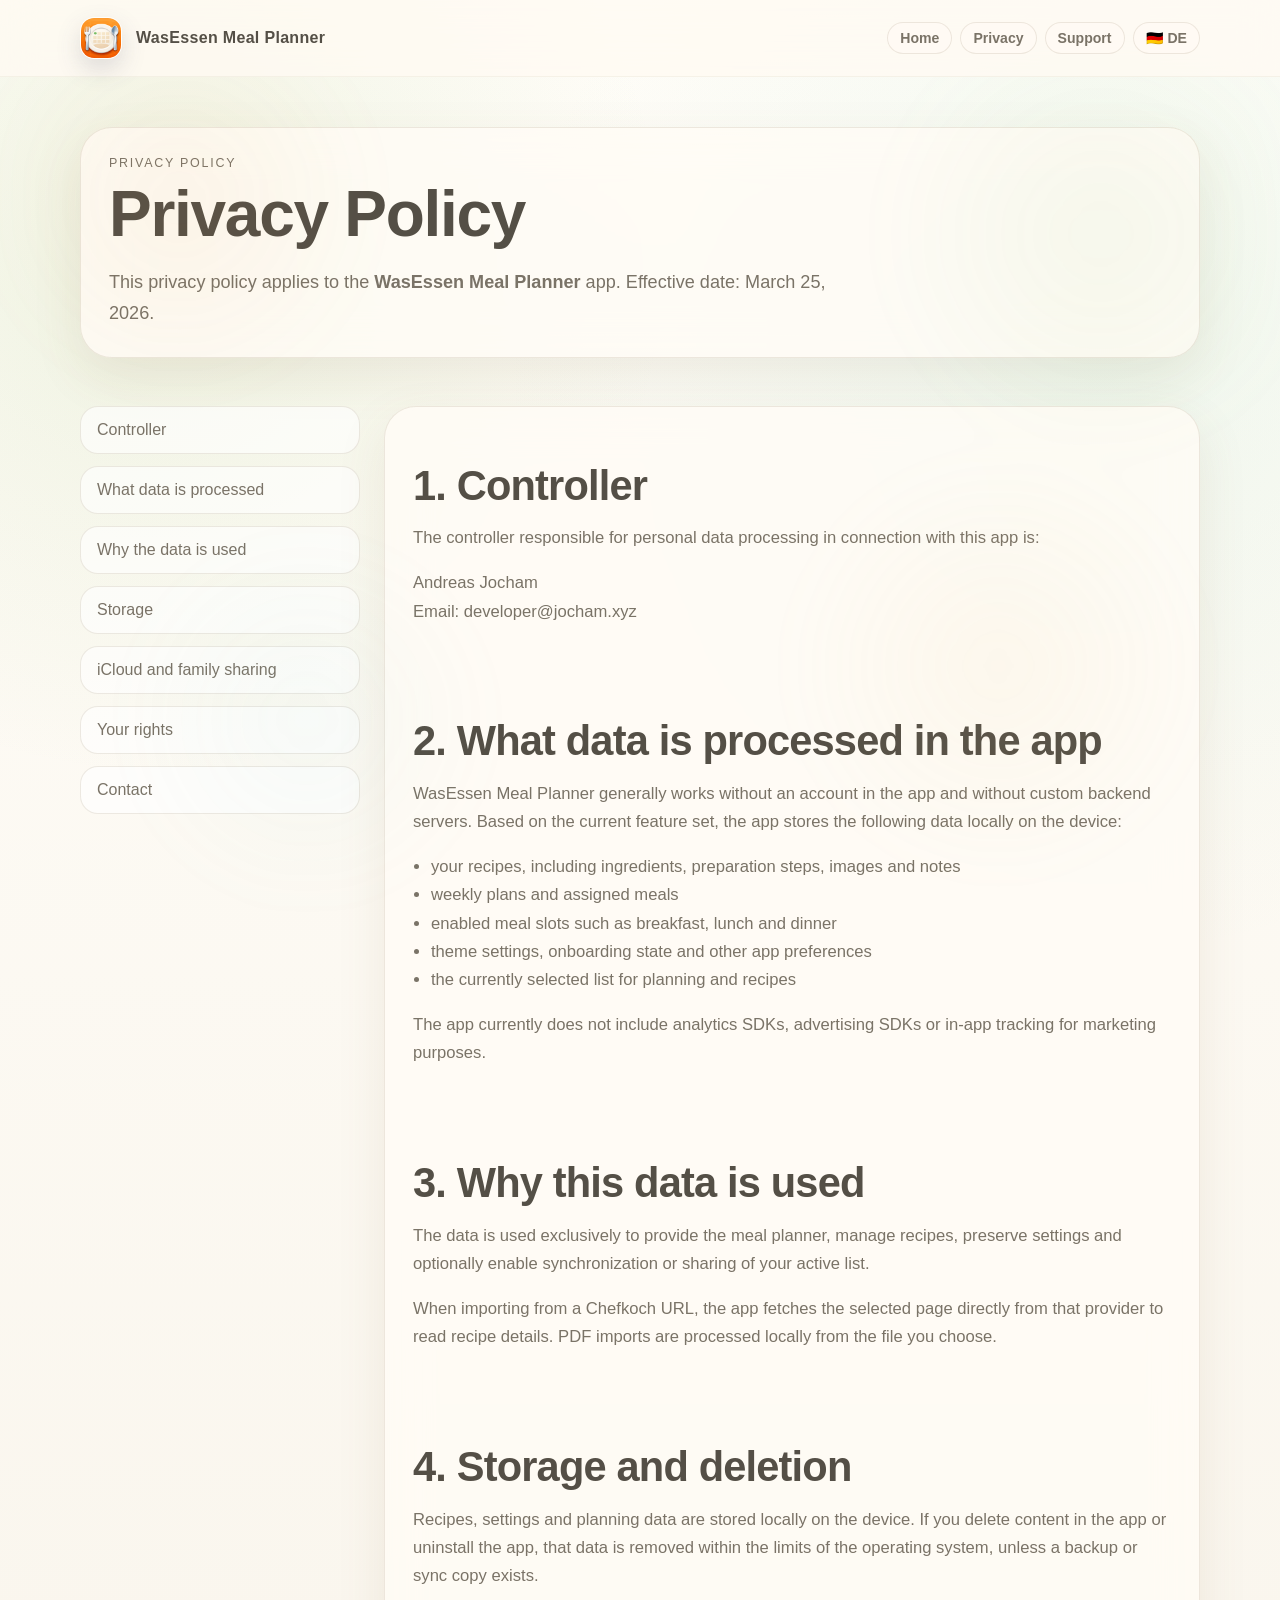
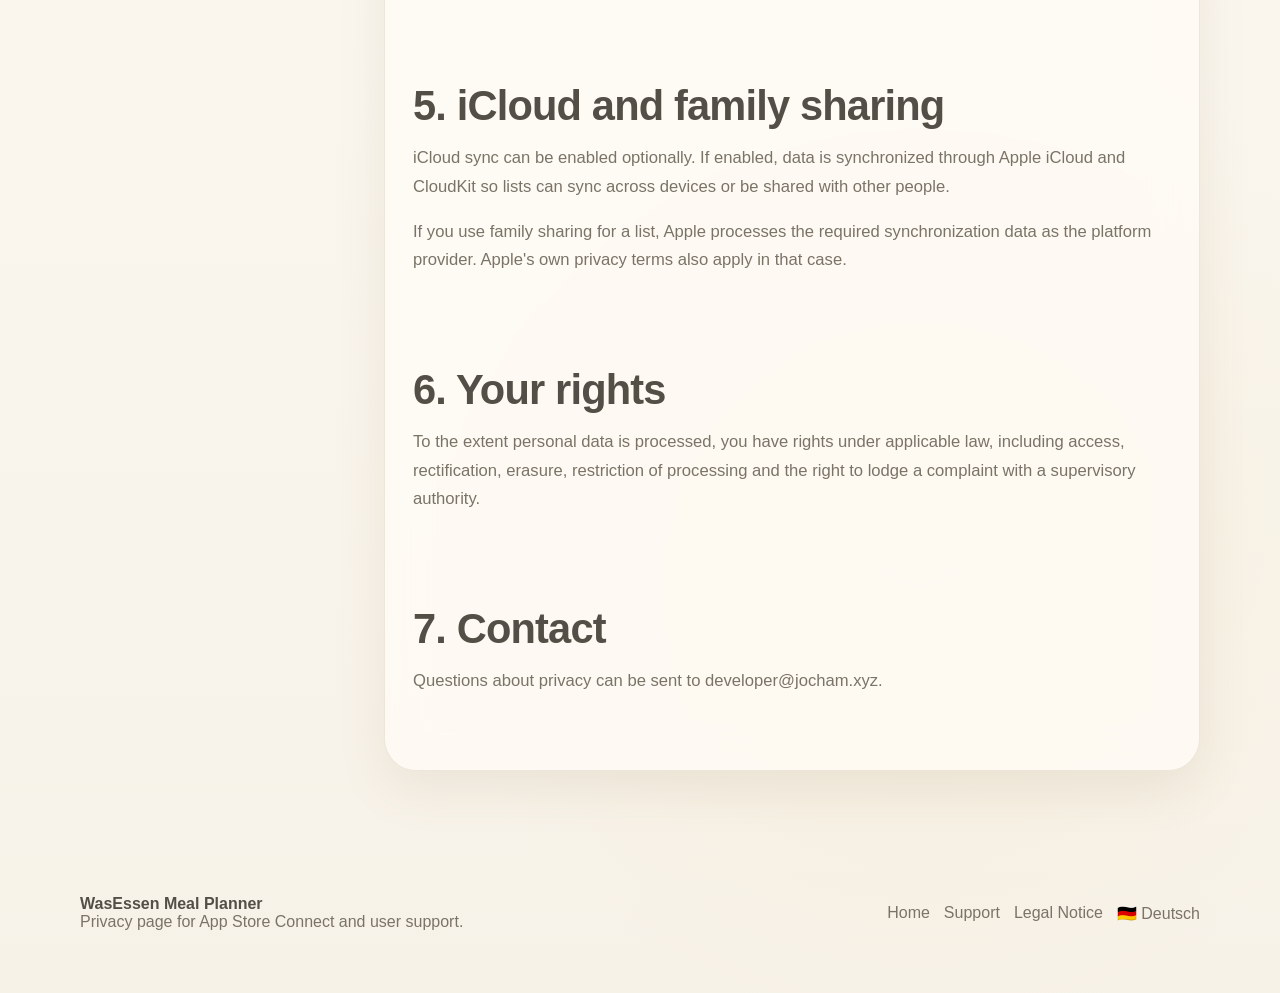
<file: en/privacy.html>
<!doctype html>
<html lang="en">
<head>
  <meta charset="utf-8">
  <meta name="viewport" content="width=device-width, initial-scale=1">
  <title>Privacy · WasEssen Meal Planner</title>
  <meta name="description" content="Privacy policy for the WasEssen Meal Planner app.">
  <link rel="stylesheet" href="../styles.css">
  <link rel="stylesheet" href="../refresh.css">
</head>
<body>
  <header class="site-header">
    <div class="shell">
      <a class="brand" href="index.html" aria-label="WasEssen Meal Planner homepage">
        <img class="brand-logo" src="../assets/AppLogo.png" alt="WasEssen Meal Planner logo">
        <span>WasEssen Meal Planner</span>
      </a>
      <nav class="nav" aria-label="Navigation">
        <a href="index.html">Home</a>
        <a href="privacy.html">Privacy</a>
        <a href="support.html">Support</a>
        <a href="../privacy.html" lang="de">🇩🇪 DE</a>
      </nav>
    </div>
  </header>

  <main>
    <section class="legal-hero">
      <div class="shell">
        <article class="legal-card">
          <div class="mini-title">Privacy Policy</div>
          <h1>Privacy Policy</h1>
          <p class="lead" style="max-width:760px;">
            This privacy policy applies to the <strong>WasEssen Meal Planner</strong> app.
            Effective date: March 25, 2026.
          </p>
        </article>
      </div>
    </section>

    <section>
      <div class="shell legal-layout">
        <nav class="legal-nav" aria-label="Sections">
          <a href="#controller">Controller</a>
          <a href="#scope">What data is processed</a>
          <a href="#purposes">Why the data is used</a>
          <a href="#storage">Storage</a>
          <a href="#cloud">iCloud and family sharing</a>
          <a href="#rights">Your rights</a>
          <a href="#contact">Contact</a>
        </nav>

        <article class="legal-card">
          <section class="legal-section" id="controller">
            <h2>1. Controller</h2>
            <p class="legal-copy">
              The controller responsible for personal data processing in connection with this app is:
            </p>
            <p class="legal-copy">
              Andreas Jocham<br>
              Email: <a href="mailto:developer@jocham.xyz">developer@jocham.xyz</a>
            </p>
          </section>

          <section class="legal-section" id="scope">
            <h2>2. What data is processed in the app</h2>
            <p class="legal-copy">
              WasEssen Meal Planner generally works without an account in the app and without custom backend servers.
              Based on the current feature set, the app stores the following data locally on the device:
            </p>
            <ul class="legal-list">
              <li>your recipes, including ingredients, preparation steps, images and notes</li>
              <li>weekly plans and assigned meals</li>
              <li>enabled meal slots such as breakfast, lunch and dinner</li>
              <li>theme settings, onboarding state and other app preferences</li>
              <li>the currently selected list for planning and recipes</li>
            </ul>
            <p class="legal-copy">
              The app currently does not include analytics SDKs, advertising SDKs or in-app tracking for marketing purposes.
            </p>
          </section>

          <section class="legal-section" id="purposes">
            <h2>3. Why this data is used</h2>
            <p class="legal-copy">
              The data is used exclusively to provide the meal planner, manage recipes, preserve settings and optionally enable synchronization or sharing of your active list.
            </p>
            <p class="legal-copy">
              When importing from a Chefkoch URL, the app fetches the selected page directly from that provider to read recipe details.
              PDF imports are processed locally from the file you choose.
            </p>
          </section>

          <section class="legal-section" id="storage">
            <h2>4. Storage and deletion</h2>
            <p class="legal-copy">
              Recipes, settings and planning data are stored locally on the device.
              If you delete content in the app or uninstall the app, that data is removed within the limits of the operating system, unless a backup or sync copy exists.
            </p>
          </section>

          <section class="legal-section" id="cloud">
            <h2>5. iCloud and family sharing</h2>
            <p class="legal-copy">
              iCloud sync can be enabled optionally.
              If enabled, data is synchronized through Apple iCloud and CloudKit so lists can sync across devices or be shared with other people.
            </p>
            <p class="legal-copy">
              If you use family sharing for a list, Apple processes the required synchronization data as the platform provider.
              Apple's own privacy terms also apply in that case.
            </p>
          </section>

          <section class="legal-section" id="rights">
            <h2>6. Your rights</h2>
            <p class="legal-copy">
              To the extent personal data is processed, you have rights under applicable law, including access, rectification, erasure, restriction of processing and the right to lodge a complaint with a supervisory authority.
            </p>
          </section>

          <section class="legal-section" id="contact">
            <h2>7. Contact</h2>
            <p class="legal-copy">
              Questions about privacy can be sent to <a href="mailto:developer@jocham.xyz">developer@jocham.xyz</a>.
            </p>
          </section>
        </article>
      </div>
    </section>
  </main>

  <footer class="footer">
    <div class="shell footer-inner">
      <div>
        <strong>WasEssen Meal Planner</strong><br>
        <span style="color:var(--muted);">Privacy page for App Store Connect and user support.</span>
      </div>
      <div class="footer-links">
        <a href="index.html">Home</a>
        <a href="support.html">Support</a>
        <a href="impressum.html">Legal Notice</a>
        <a href="../privacy.html" lang="de">🇩🇪 Deutsch</a>
      </div>
    </div>
  </footer>
</body>
</html>
</file>
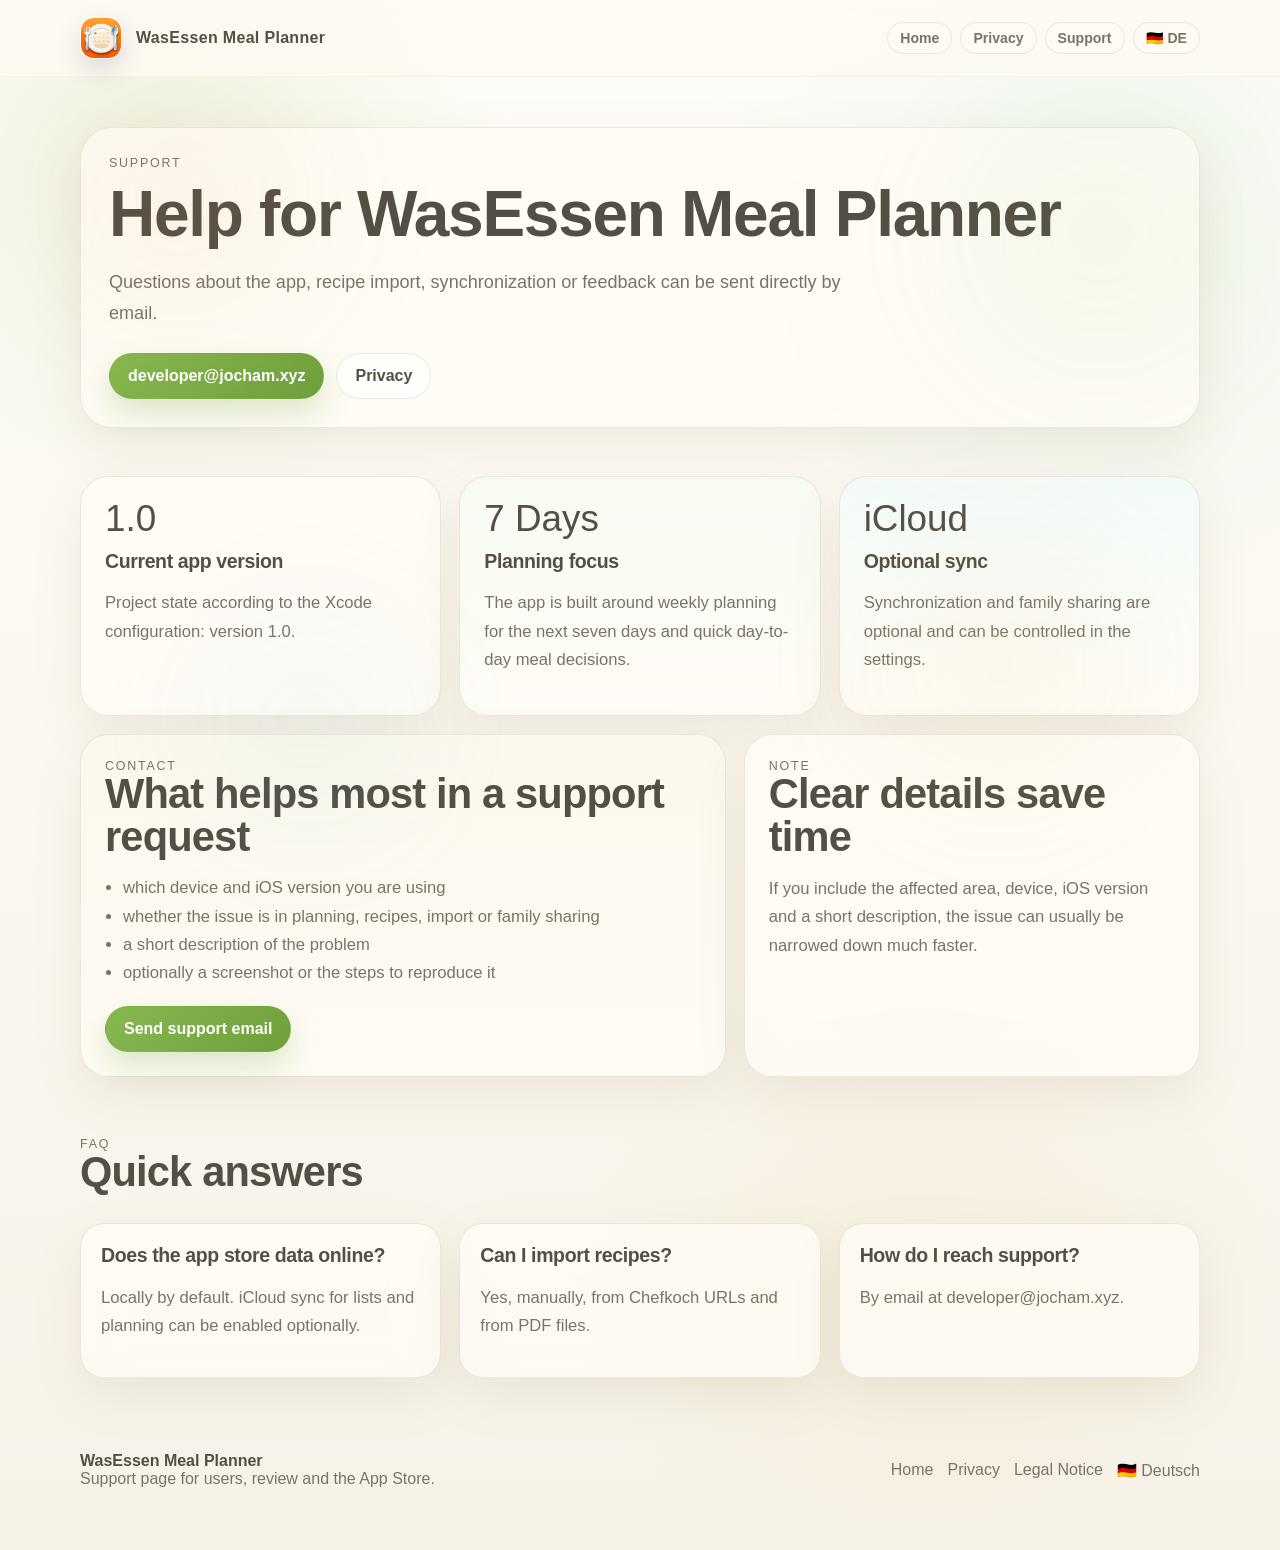
<file: en/support.html>
<!doctype html>
<html lang="en">
<head>
  <meta charset="utf-8">
  <meta name="viewport" content="width=device-width, initial-scale=1">
  <title>Support · WasEssen Meal Planner</title>
  <meta name="description" content="Support page for the WasEssen Meal Planner app.">
  <link rel="stylesheet" href="../styles.css">
  <link rel="stylesheet" href="../refresh.css">
</head>
<body>
  <header class="site-header">
    <div class="shell">
      <a class="brand" href="index.html" aria-label="WasEssen Meal Planner homepage">
        <img class="brand-logo" src="../assets/AppLogo.png" alt="WasEssen Meal Planner logo">
        <span>WasEssen Meal Planner</span>
      </a>
      <nav class="nav" aria-label="Navigation">
        <a href="index.html">Home</a>
        <a href="privacy.html">Privacy</a>
        <a href="support.html">Support</a>
        <a href="../support.html" lang="de">🇩🇪 DE</a>
      </nav>
    </div>
  </header>

  <main>
    <section class="legal-hero">
      <div class="shell">
        <article class="legal-card">
          <div class="mini-title">Support</div>
          <h1>Help for WasEssen Meal Planner</h1>
          <p class="lead" style="max-width:760px;">
            Questions about the app, recipe import, synchronization or feedback can be sent directly by email.
          </p>
          <div class="button-row" style="margin-top:24px;">
            <a class="button primary" href="mailto:developer@jocham.xyz">developer@jocham.xyz</a>
            <a class="button secondary" href="privacy.html">Privacy</a>
          </div>
        </article>
      </div>
    </section>

    <section>
      <div class="shell card-grid">
        <article class="card span-4">
          <div class="metric">1.0</div>
          <h3>Current app version</h3>
          <p>Project state according to the Xcode configuration: version 1.0.</p>
        </article>

        <article class="card span-4">
          <div class="metric">7 Days</div>
          <h3>Planning focus</h3>
          <p>The app is built around weekly planning for the next seven days and quick day-to-day meal decisions.</p>
        </article>

        <article class="card span-4">
          <div class="metric">iCloud</div>
          <h3>Optional sync</h3>
          <p>Synchronization and family sharing are optional and can be controlled in the settings.</p>
        </article>

        <article class="card span-7">
          <div class="mini-title">Contact</div>
          <h2>What helps most in a support request</h2>
          <ul class="legal-list">
            <li>which device and iOS version you are using</li>
            <li>whether the issue is in planning, recipes, import or family sharing</li>
            <li>a short description of the problem</li>
            <li>optionally a screenshot or the steps to reproduce it</li>
          </ul>
          <div class="link-row" style="margin-top:18px;">
            <a class="button primary" href="mailto:developer@jocham.xyz?subject=WasEssen%20Meal%20Planner%20Support">Send support email</a>
          </div>
        </article>

        <article class="card span-5">
          <div class="mini-title">Note</div>
          <h2>Clear details save time</h2>
          <p>If you include the affected area, device, iOS version and a short description, the issue can usually be narrowed down much faster.</p>
        </article>
      </div>
    </section>

    <section>
      <div class="shell">
        <div class="section-head">
          <div>
            <div class="mini-title">FAQ</div>
            <h2>Quick answers</h2>
          </div>
        </div>
        <div class="card-grid">
          <article class="faq-item span-4">
            <h3>Does the app store data online?</h3>
            <p>Locally by default. iCloud sync for lists and planning can be enabled optionally.</p>
          </article>
          <article class="faq-item span-4">
            <h3>Can I import recipes?</h3>
            <p>Yes, manually, from Chefkoch URLs and from PDF files.</p>
          </article>
          <article class="faq-item span-4">
            <h3>How do I reach support?</h3>
            <p>By email at <a href="mailto:developer@jocham.xyz">developer@jocham.xyz</a>.</p>
          </article>
        </div>
      </div>
    </section>
  </main>

  <footer class="footer">
    <div class="shell footer-inner">
      <div>
        <strong>WasEssen Meal Planner</strong><br>
        <span style="color:var(--muted);">Support page for users, review and the App Store.</span>
      </div>
      <div class="footer-links">
        <a href="index.html">Home</a>
        <a href="privacy.html">Privacy</a>
        <a href="impressum.html">Legal Notice</a>
        <a href="../support.html" lang="de">🇩🇪 Deutsch</a>
      </div>
    </div>
  </footer>
</body>
</html>
</file>
<file: styles.css>
:root {
  color-scheme: light;
  --base: #f7f2e8;
  --mantle: #efe7d8;
  --surface: rgba(255, 252, 246, 0.82);
  --surface-strong: rgba(255, 253, 249, 0.94);
  --text: #544f46;
  --muted: #7a7367;
  --line: rgba(142, 123, 92, 0.16);
  --shadow: 0 18px 50px rgba(126, 98, 63, 0.1);
  --blue: #88b3ee;
  --sapphire: #75c5b7;
  --teal: #8bd6b6;
  --green: #7fb24d;
  --yellow: #e3c46f;
  --peach: #e79b59;
  --mauve: #d4b2f0;
  --rosewater: #f3d9cb;
  --hero-grad: linear-gradient(135deg, rgba(127, 178, 77, 0.2), rgba(139, 214, 182, 0.18) 36%, rgba(227, 196, 111, 0.16) 68%, rgba(136, 179, 238, 0.16));
  --max: 1120px;
  --radius: 28px;
}

* {
  box-sizing: border-box;
}

html {
  scroll-behavior: smooth;
}

body {
  margin: 0;
  font-family: -apple-system, BlinkMacSystemFont, "SF Pro Text", "Segoe UI", sans-serif;
  color: var(--text);
  background:
    radial-gradient(circle at 12% 10%, rgba(127, 178, 77, 0.12), transparent 20%),
    radial-gradient(circle at 86% 14%, rgba(139, 214, 182, 0.12), transparent 24%),
    radial-gradient(circle at 72% 82%, rgba(227, 196, 111, 0.1), transparent 22%),
    linear-gradient(180deg, #fffdf8 0%, var(--base) 100%);
  min-height: 100vh;
}

body::before {
  content: "";
  position: fixed;
  inset: 0;
  pointer-events: none;
  background:
    linear-gradient(rgba(255, 255, 255, 0.34) 1px, transparent 1px),
    linear-gradient(90deg, rgba(255, 255, 255, 0.34) 1px, transparent 1px);
  background-size: 36px 36px;
  mask-image: radial-gradient(circle at center, black, transparent 82%);
  opacity: 0.1;
}

body::after {
  content: "";
  position: fixed;
  inset: 0;
  pointer-events: none;
  background:
    radial-gradient(circle at 14% 22%, rgba(239, 154, 72, 0.06), transparent 16%),
    radial-gradient(circle at 86% 26%, rgba(142, 191, 90, 0.06), transparent 18%),
    radial-gradient(circle at 24% 80%, rgba(114, 197, 193, 0.05), transparent 16%),
    radial-gradient(circle at 78% 74%, rgba(235, 200, 127, 0.07), transparent 18%);
  filter: blur(22px);
}

a {
  color: inherit;
  text-decoration: none;
}

img {
  max-width: 100%;
  display: block;
}

.shell {
  width: min(calc(100% - 32px), var(--max));
  margin: 0 auto;
}

.site-header {
  position: sticky;
  top: 0;
  z-index: 10;
  backdrop-filter: blur(18px);
  background: rgba(255, 250, 243, 0.78);
  border-bottom: 1px solid rgba(142, 123, 92, 0.08);
}

.site-header .shell,
.footer-inner {
  display: flex;
  align-items: center;
  justify-content: space-between;
  gap: 20px;
  min-height: 76px;
}

.brand {
  display: inline-flex;
  align-items: center;
  gap: 14px;
  font-weight: 700;
  letter-spacing: 0.02em;
}

.brand-mark {
  width: 42px;
  height: 42px;
  border-radius: 16px;
  background: linear-gradient(160deg, rgba(137, 180, 250, 0.88), rgba(116, 199, 236, 0.9) 42%, rgba(250, 179, 135, 0.88));
  box-shadow: inset 0 1px 0 rgba(255, 255, 255, 0.6), 0 12px 24px rgba(116, 199, 236, 0.22);
  position: relative;
}

.brand-mark::before,
.brand-mark::after {
  content: "";
  position: absolute;
  background: rgba(255, 255, 255, 0.96);
  left: 50%;
  transform: translateX(-50%);
}

.brand-mark::before {
  top: 8px;
  width: 8px;
  height: 20px;
  border-radius: 999px;
}

.brand-mark::after {
  bottom: 8px;
  width: 8px;
  height: 8px;
  border-radius: 50%;
}

.nav {
  display: flex;
  flex-wrap: wrap;
  gap: 8px;
}

.nav a,
.pill,
.tag {
  border: 1px solid var(--line);
  background: rgba(255, 250, 243, 0.68);
  border-radius: 999px;
}

.nav a {
  padding: 8px 12px;
  font-size: 0.88rem;
  color: var(--muted);
  font-family: ui-rounded, "SF Pro Rounded", -apple-system, BlinkMacSystemFont, "Segoe UI", sans-serif;
  font-weight: 600;
  line-height: 1;
}

.nav a:hover,
.nav a:focus-visible,
.button:hover,
.button:focus-visible {
  transform: translateY(-1px);
  box-shadow: 0 8px 22px rgba(76, 79, 105, 0.1);
}

.hero {
  padding: 28px 0 28px;
}

.hero-grid,
.split {
  display: grid;
  gap: 24px;
}

.hero-grid {
  grid-template-columns: minmax(0, 1.1fr) minmax(300px, 0.9fr);
  align-items: center;
}

.eyebrow,
.mini-title {
  text-transform: uppercase;
  letter-spacing: 0.14em;
  font-size: 0.78rem;
  color: var(--muted);
}

h1,
h2,
h3 {
  font-family: ui-rounded, "SF Pro Rounded", -apple-system, BlinkMacSystemFont, "Segoe UI", sans-serif;
  font-weight: 800;
  letter-spacing: -0.02em;
  margin: 0;
}

h1 {
  font-size: clamp(2.2rem, 5vw, 4.2rem);
  line-height: 0.96;
  margin-top: 14px;
}

h2 {
  font-size: clamp(1.8rem, 3.5vw, 2.6rem);
  line-height: 1.03;
  margin-bottom: 12px;
}

h3 {
  font-size: 1.22rem;
  margin-bottom: 10px;
}

.lead,
.section-copy,
.legal-copy,
li,
p {
  color: var(--muted);
  line-height: 1.7;
  font-size: 1.04rem;
}

.lead {
  max-width: 640px;
  margin: 22px 0 0;
  font-size: 1.13rem;
}

.button-row,
.link-row,
.stat-row,
.feature-list,
.faq-list,
.legal-nav {
  display: flex;
  flex-wrap: wrap;
  gap: 12px;
}

.button {
  display: inline-flex;
  align-items: center;
  justify-content: center;
  padding: 13px 18px;
  border-radius: 999px;
  border: 1px solid transparent;
  font-family: ui-rounded, "SF Pro Rounded", -apple-system, BlinkMacSystemFont, "Segoe UI", sans-serif;
  font-weight: 700;
  transition: transform 160ms ease, box-shadow 160ms ease, background 160ms ease;
}

.button.primary {
  background: linear-gradient(135deg, #87b850, #6f9f3b);
  color: white;
  box-shadow: 0 14px 30px rgba(111, 159, 59, 0.24);
}

.button.secondary {
  background: rgba(255, 255, 255, 0.72);
  border-color: var(--line);
}

.hero-art,
.card,
.legal-card,
.timeline-item,
.faq-item {
  border: 1px solid var(--line);
  background: var(--surface);
  box-shadow: var(--shadow);
  backdrop-filter: blur(22px);
}

.hero-art {
  border-radius: calc(var(--radius) + 10px);
  padding: 26px;
  min-height: 520px;
  position: relative;
  overflow: hidden;
}

.hero-art::before {
  content: "";
  position: absolute;
  inset: 18px;
  border-radius: 32px;
  background: var(--hero-grad);
  opacity: 0.9;
  filter: blur(1px);
}

.hero-panel {
  position: relative;
  z-index: 1;
  height: 100%;
  border-radius: 28px;
  background: rgba(255, 255, 255, 0.62);
  border: 1px solid rgba(255, 255, 255, 0.6);
  padding: 22px;
  display: grid;
  grid-template-rows: auto 1fr auto;
  gap: 18px;
}

.app-preview {
  display: grid;
  gap: 14px;
}

.preview-top,
.preview-actions,
.preview-bottom {
  display: grid;
  gap: 14px;
}

.preview-top {
  grid-template-columns: 1.1fr 0.9fr;
}

.preview-actions {
  grid-template-columns: repeat(2, minmax(0, 1fr));
}

.preview-bottom {
  grid-template-columns: repeat(3, minmax(0, 1fr));
}

.tile {
  background: rgba(255, 255, 255, 0.66);
  border: 1px solid rgba(124, 127, 147, 0.14);
  border-radius: 24px;
  padding: 16px;
  min-height: 104px;
}

.tile strong {
  display: block;
  font-size: 1.05rem;
  color: var(--text);
  margin-bottom: 8px;
}

.wheel {
  width: 168px;
  aspect-ratio: 1;
  border-radius: 50%;
  margin: 0 auto;
  background:
    conic-gradient(from 10deg, rgba(116, 199, 236, 0.94), rgba(137, 180, 250, 0.94), rgba(203, 166, 247, 0.92), rgba(250, 179, 135, 0.95), rgba(166, 227, 161, 0.92), rgba(116, 199, 236, 0.94));
  box-shadow: inset 0 0 0 10px rgba(255, 255, 255, 0.78), inset 0 0 0 28px rgba(255, 255, 255, 0.26), 0 20px 40px rgba(76, 79, 105, 0.16);
  position: relative;
}

.wheel::before {
  content: "";
  position: absolute;
  top: -14px;
  left: 50%;
  transform: translateX(-50%);
  width: 0;
  height: 0;
  border-left: 12px solid transparent;
  border-right: 12px solid transparent;
  border-bottom: 22px solid #4c4f69;
}

.wheel::after {
  content: "";
  position: absolute;
  inset: 50%;
  width: 28px;
  height: 28px;
  transform: translate(-50%, -50%);
  border-radius: 50%;
  background: white;
  box-shadow: 0 0 0 7px rgba(76, 79, 105, 0.12);
}

.coin-stack {
  display: flex;
  gap: 10px;
  justify-content: center;
  padding-top: 8px;
}

.coin {
  width: 70px;
  aspect-ratio: 1;
  border-radius: 50%;
  background: radial-gradient(circle at 30% 30%, #fff8e5, var(--yellow) 58%, var(--peach));
  box-shadow: inset 0 2px 0 rgba(255, 255, 255, 0.75), 0 12px 24px rgba(250, 179, 135, 0.24);
}

.sparkline {
  height: 84px;
  border-radius: 18px;
  background:
    linear-gradient(180deg, rgba(255, 255, 255, 0.84), rgba(255, 255, 255, 0.55)),
    linear-gradient(115deg, rgba(137, 180, 250, 0.18), rgba(203, 166, 247, 0.16));
  position: relative;
  overflow: hidden;
}

.sparkline::after {
  content: "";
  position: absolute;
  left: 10px;
  right: 10px;
  top: 28px;
  height: 28px;
  border-radius: 999px;
  border: 3px solid rgba(71, 126, 219, 0.55);
  border-color: transparent transparent rgba(71, 126, 219, 0.7) transparent;
  transform: skewX(-18deg);
}

.finger-dots {
  display: grid;
  grid-template-columns: repeat(4, 1fr);
  gap: 10px;
}

.finger-dots span {
  aspect-ratio: 1;
  border-radius: 50%;
  background: linear-gradient(160deg, rgba(148, 226, 213, 0.95), rgba(137, 180, 250, 0.9));
}

.dice-pips {
  display: grid;
  grid-template-columns: repeat(3, 1fr);
  gap: 7px;
  width: 78px;
  margin: 4px auto 0;
}

.dice-pips span {
  width: 16px;
  height: 16px;
  border-radius: 50%;
  background: #4c4f69;
  margin: 0 auto;
}

.tag,
.pill {
  display: inline-flex;
  align-items: center;
  gap: 8px;
  padding: 9px 14px;
  color: var(--muted);
}

.tag {
  background: rgba(255, 255, 255, 0.6);
}

.pill strong,
.tag strong {
  color: var(--text);
}

.pill-stack {
  flex-direction: column;
  align-items: flex-start;
  gap: 4px;
  border-radius: 24px;
}

.pill-stack span {
  font-size: 0.9rem;
  line-height: 1.35;
}

main section {
  padding: 30px 0;
}

.section-head {
  display: flex;
  align-items: end;
  justify-content: space-between;
  gap: 20px;
  margin-bottom: 18px;
}

.card-grid {
  display: grid;
  grid-template-columns: repeat(12, minmax(0, 1fr));
  gap: 18px;
}

.card {
  border-radius: var(--radius);
  padding: 24px;
}

.card-grid .card:nth-child(2) {
  background: linear-gradient(180deg, rgba(246, 251, 241, 0.96), rgba(255, 252, 246, 0.82));
}

.card-grid .card:nth-child(3) {
  background: linear-gradient(180deg, rgba(242, 251, 248, 0.96), rgba(255, 252, 246, 0.82));
}

.card-grid .card:nth-child(4) {
  background: linear-gradient(180deg, rgba(251, 247, 237, 0.96), rgba(255, 252, 246, 0.82));
}

.span-4 {
  grid-column: span 4;
}

.span-5 {
  grid-column: span 5;
}

.span-6 {
  grid-column: span 6;
}

.span-7 {
  grid-column: span 7;
}

.span-8 {
  grid-column: span 8;
}

.span-12 {
  grid-column: span 12;
}

.metric {
  font-size: 2.3rem;
  line-height: 1;
  color: var(--text);
  margin-bottom: 12px;
}

.stat-row {
  margin-top: 22px;
}

.stat {
  min-width: 160px;
  padding: 14px 16px;
  border-radius: 22px;
  border: 1px solid rgba(124, 127, 147, 0.12);
  background: rgba(255, 255, 255, 0.48);
}

.stat strong {
  display: block;
  color: var(--text);
  margin-bottom: 6px;
}

.feature-list {
  margin-top: 18px;
}

.mini-card {
  padding: 14px 16px;
  min-width: 140px;
  background: rgba(255, 255, 255, 0.54);
  border-radius: 22px;
  border: 1px solid rgba(124, 127, 147, 0.12);
}

.timeline {
  display: grid;
  gap: 16px;
}

.timeline-item {
  border-radius: 24px;
  padding: 18px 20px;
}

.timeline-item strong {
  display: block;
  color: var(--text);
  margin-bottom: 6px;
}

.legal-hero,
.legal-layout {
  display: grid;
  gap: 24px;
}

.legal-hero {
  padding: 50px 0 18px;
}

.legal-card {
  border-radius: 32px;
  padding: 28px;
}

.legal-layout {
  grid-template-columns: 280px minmax(0, 1fr);
  align-items: start;
  padding-bottom: 50px;
}

.legal-nav {
  position: sticky;
  top: 96px;
  flex-direction: column;
  align-items: stretch;
}

.legal-nav a {
  padding: 14px 16px;
  border: 1px solid var(--line);
  border-radius: 18px;
  background: rgba(255, 255, 255, 0.62);
  color: var(--muted);
}

.legal-section + .legal-section {
  margin-top: 18px;
}

.legal-section {
  scroll-margin-top: 100px;
}

.legal-list,
.faq-list {
  padding-left: 18px;
}

.faq-item {
  border-radius: 24px;
  padding: 20px;
}

.footer {
  padding: 24px 0 42px;
}

.footer a {
  color: var(--muted);
}

.footer-links {
  display: flex;
  flex-wrap: wrap;
  gap: 14px;
}

@media (max-width: 960px) {
  .hero-grid,
  .split,
  .legal-layout,
  .preview-top,
  .preview-actions,
  .preview-bottom {
    grid-template-columns: 1fr;
  }

  .span-4,
  .span-5,
  .span-6,
  .span-7,
  .span-8 {
    grid-column: span 12;
  }

  .span-12 {
    grid-column: span 12;
  }

  .hero-art {
    min-height: auto;
  }

  .legal-nav {
    position: static;
  }
}

@media (max-width: 640px) {
  .site-header .shell,
  .footer-inner,
  .section-head {
    align-items: flex-start;
    flex-direction: column;
  }

  .hero {
    padding-top: 34px;
  }

  h1 {
    font-size: 2.2rem;
  }

  h2 {
    font-size: 1.5rem;
  }

  h3 {
    font-size: 1.1rem;
  }

  .lead,
  .section-copy,
  .legal-copy,
  li,
  p {
    font-size: 0.98rem;
  }

  .eyebrow,
  .mini-title {
    font-size: 0.72rem;
  }

  .stat,
  .mini-card {
    font-size: 0.92rem;
  }

  .card p,
  .card li,
  .faq-item p,
  .timeline-item,
  .legal-card p {
    font-size: 0.92rem;
  }

  .metric {
    font-size: 2rem;
  }

  .hero-art,
  .card,
  .legal-card,
  .timeline-item,
  .faq-item {
    padding: 20px;
  }

  .nav {
    width: 100%;
    gap: 6px;
    justify-content: flex-end;
    margin-bottom: 10px;
  }

  .nav a {
    padding: 7px 10px;
    font-size: 0.8rem;
    text-align: center;
  }
}
</file>
<file: refresh.css>
.brand-logo {
  width: 42px;
  height: 42px;
  border-radius: 14px;
  object-fit: cover;
  border: 1px solid rgba(255, 255, 255, 0.72);
  box-shadow: 0 10px 24px rgba(76, 79, 105, 0.18);
}

.hero-copy {
  display: grid;
  align-content: start;
}

.shot-stage {
  position: relative;
  min-height: 450px;
  overflow: hidden;
  border: 1px solid rgba(255, 255, 255, 0.72);
  border-radius: 30px;
  background:
    radial-gradient(circle at 24% 28%, rgba(255, 255, 255, 0.88) 0 52px, rgba(226, 211, 188, 0.4) 53px 58px, transparent 59px),
    radial-gradient(circle at 82% 78%, rgba(255, 255, 255, 0.82) 0 40px, rgba(226, 211, 188, 0.32) 41px 45px, transparent 46px),
    linear-gradient(180deg, rgba(255, 252, 246, 0.92), rgba(249, 243, 233, 0.72));
}

.shot-stage--wasessen {
  background:
    radial-gradient(circle at 24% 28%, rgba(255, 255, 255, 0.88) 0 54px, rgba(226, 211, 188, 0.42) 55px 60px, transparent 61px),
    radial-gradient(circle at 82% 78%, rgba(255, 255, 255, 0.82) 0 42px, rgba(226, 211, 188, 0.34) 43px 47px, transparent 48px),
    radial-gradient(circle at 16% 14%, rgba(239, 154, 72, 0.18), transparent 24%),
    radial-gradient(circle at 84% 16%, rgba(142, 191, 90, 0.16), transparent 24%),
    radial-gradient(circle at 54% 86%, rgba(114, 197, 193, 0.14), transparent 26%),
    linear-gradient(180deg, rgba(255, 252, 246, 0.94), rgba(248, 240, 229, 0.7));
}

.store-shot {
  position: absolute;
  width: 44%;
  border: 1px solid rgba(255, 255, 255, 0.68);
  border-radius: 30px;
  box-shadow: 0 20px 42px rgba(76, 79, 105, 0.18);
}

.store-shot--back {
  top: 12%;
  left: 2%;
  transform: rotate(-8deg);
}

.store-shot--front {
  top: 2%;
  left: 29%;
  z-index: 2;
}

.store-shot--side {
  right: 2%;
  bottom: 4%;
  transform: rotate(9deg);
}

.screenshot-card {
  overflow: hidden;
}

.image-frame {
  margin-top: 18px;
  padding: 14px;
  border: 1px solid rgba(124, 127, 147, 0.12);
  border-radius: 30px;
  background:
    radial-gradient(circle at 18% 22%, rgba(239, 154, 72, 0.08), transparent 24%),
    radial-gradient(circle at 80% 78%, rgba(142, 191, 90, 0.08), transparent 22%),
    linear-gradient(180deg, rgba(255, 253, 249, 0.88), rgba(249, 243, 234, 0.62));
}

.image-frame--tall img {
  width: 100%;
  max-width: 360px;
  margin: 0 auto;
  border-radius: 26px;
  box-shadow: 0 18px 36px rgba(76, 79, 105, 0.16);
}

.screen-pair {
  display: grid;
  grid-template-columns: repeat(2, minmax(0, 1fr));
  gap: 8px;
  align-items: start;
  justify-items: center;
}

.screen-pair img {
  width: 100%;
  max-width: 256px;
  margin: 0 auto;
  border-radius: 26px;
  box-shadow: 0 18px 36px rgba(76, 79, 105, 0.16);
}

@media (max-width: 960px) {
  .shot-stage {
    min-height: 380px;
  }

  .screen-pair {
    grid-template-columns: 1fr;
  }
}

@media (max-width: 640px) {
  .store-shot {
    width: 54%;
  }

  .store-shot--back {
    top: 20%;
    left: -4%;
  }

  .store-shot--front {
    left: 23%;
  }

  .store-shot--side {
    right: -3%;
    bottom: 6%;
  }
}
</file>
